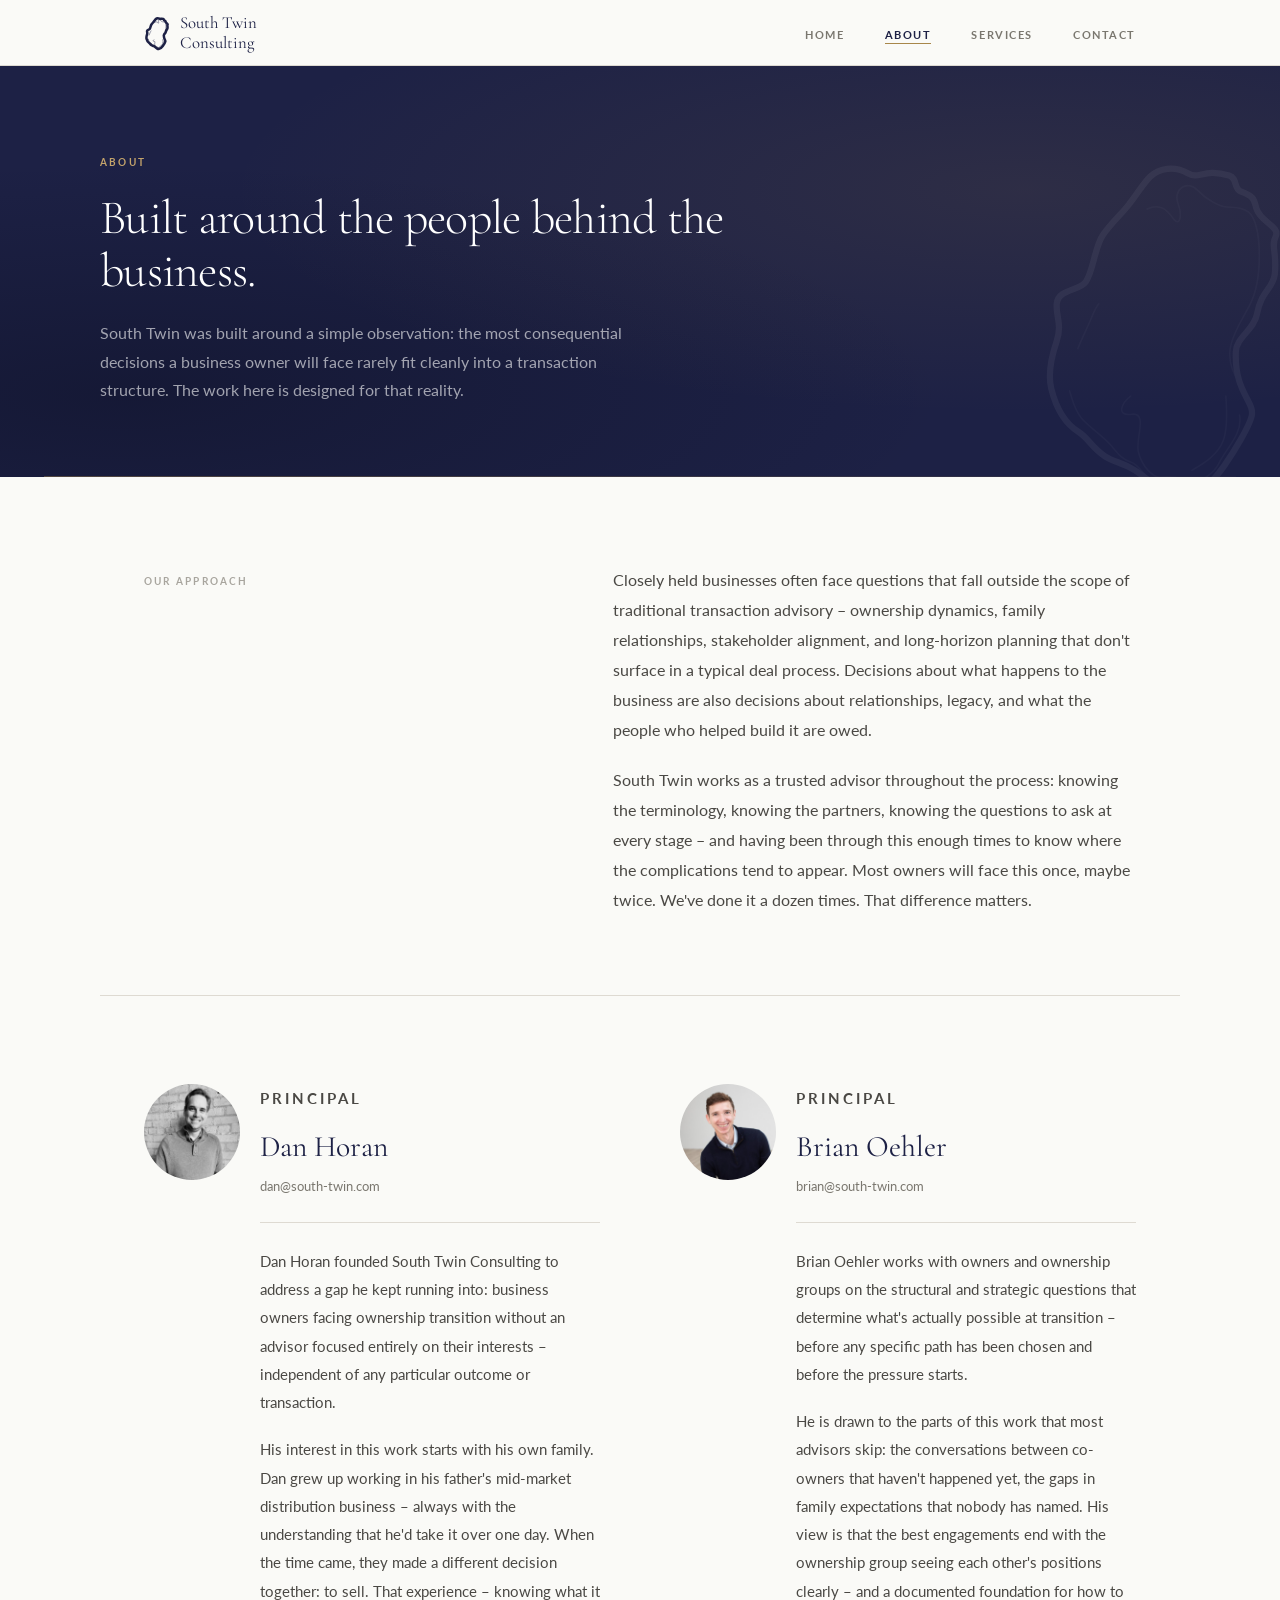
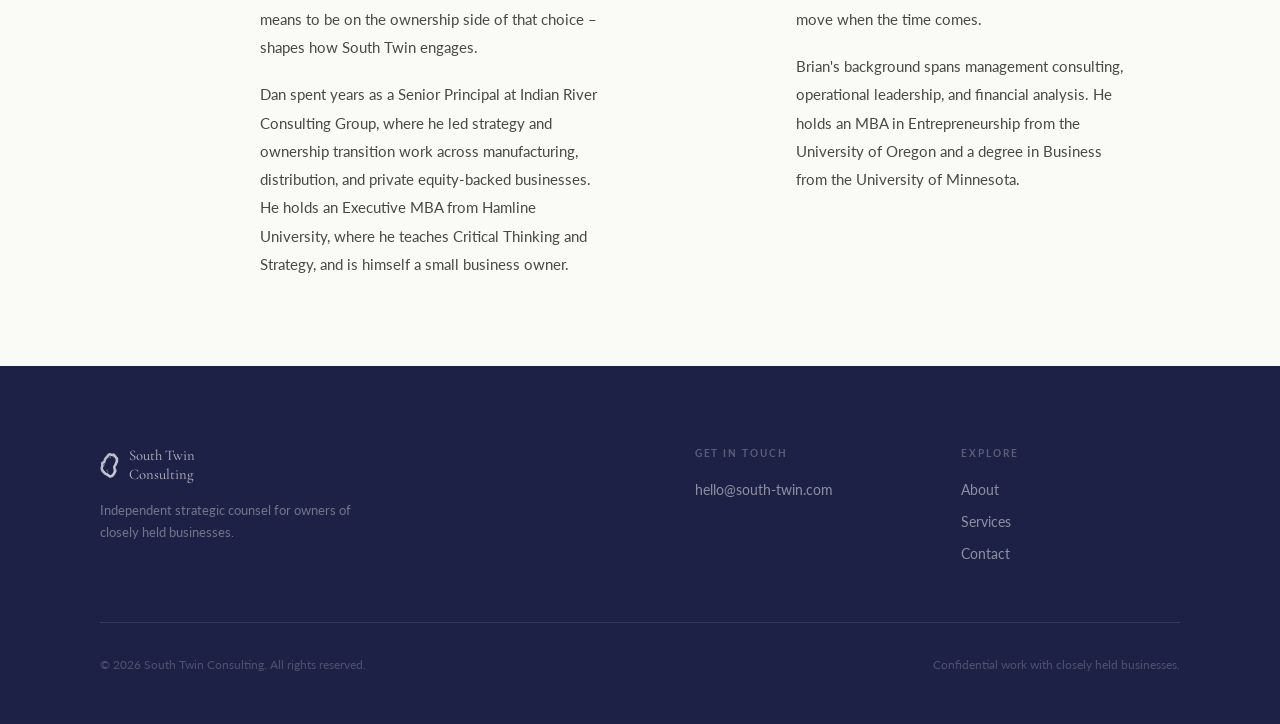
<file: about.html>
<!DOCTYPE html>
<html lang="en">
<head><meta charset="UTF-8"><meta name="viewport" content="width=device-width, initial-scale=1.0"><title>About – South Twin Consulting</title><link rel="stylesheet" href="style.css"></head>
<body>
<nav class="site-nav"><div class="nav-inner"><a href="index.html" class="nav-logo"><svg class="nav-island" viewBox="0 0 751 1024" fill="none" xmlns="http://www.w3.org/2000/svg" aria-hidden="true" >
  <path d="M164.991,393.844c20.608,-30.554 23.379,-93.349 46.106,-125.377c22.985,-32.392 47.999,-54.144 68.395,-80.191c21.225,-27.106 39.974,-58.173 57.102,-74.583c24.516,-23.487 64.835,-29.044 101.643,-8.333c30.889,17.38 39.179,-15.405 108.721,5.303c23.426,6.976 11.06,35.841 31.363,42.876c37.818,13.104 35.354,24.019 41.37,45.01c10.663,37.202 65.55,48.877 51.316,75.297c-13.126,24.365 4.278,43.537 -2.27,100.664c-4.4,38.395 -36.125,43.107 -47.135,105.039c-7.61,42.809 -55.027,62.326 -56.65,100.848c-4.517,107.219 50.973,133.581 42.427,171.226c-6.518,28.712 -47.983,96.467 -72.164,131.449c-29.635,42.873 -88.754,117.545 -169.967,66.438c-26.08,-16.413 -46.658,-42.518 -84.198,-60.901c-24.076,-11.791 -50.152,-18.956 -65.078,-29.069c-37.584,-25.465 -44.941,-49.394 -69.235,-64.164c-27.017,-16.425 -57.82,-50.937 -73.962,-115.918c-10.012,-40.306 0.172,-84.582 14.109,-125.973c16.04,-47.638 -3.313,-69.836 0.568,-101.697c4.769,-39.15 60.696,-32.972 77.539,-57.944Z" stroke="currentColor" stroke-width="2.5" stroke-linecap="round" stroke-linejoin="round" fill="none" vector-effect="non-scaling-stroke"/>
  <path d="M328.438,200.262c42.468,-20.863 60.407,14.989 71.975,28.033c17.737,20.001 20.109,-16.815 11.365,-39.397c-16.697,-43.116 24.044,-67.422 51.519,-38.639c28.871,30.245 59.981,41.088 68.187,43.185c18.533,4.735 42.402,-3.621 66.672,14.395c38.192,28.35 38.354,179.221 5.455,245.438c-29.082,58.533 -89.52,126.333 -28.942,209.365" stroke="currentColor" stroke-width="1" stroke-linecap="round" stroke-linejoin="round" fill="none" opacity="0.5" vector-effect="non-scaling-stroke"/>
  <path d="M199.64,453.277c-7.998,6.474 -16.159,29.16 -24.517,48.163c-10.205,23.205 -20.702,44.64 -31.548,70.822" stroke="currentColor" stroke-width="1" stroke-linecap="round" stroke-linejoin="round" fill="none" opacity="0.5" vector-effect="non-scaling-stroke"/>
  <path d="M121.603,685.149c8.694,27.69 12.259,48.606 30.674,71.345c18.074,22.319 58.08,48.746 78.28,72.295c16.988,19.805 30.734,40.166 53.938,45.769c22.616,5.461 38.021,41.264 66.401,63.479c37.178,29.103 143.997,-7.659 169.223,-60.448c17.407,-36.427 64.85,-79.736 54.55,-128.041" stroke="currentColor" stroke-width="1" stroke-linecap="round" stroke-linejoin="round" fill="none" opacity="0.5" vector-effect="non-scaling-stroke"/>
  <path d="M538.303,698.787c2.085,28.208 6.255,84.624 -6.819,118.583c-16.997,44.148 -63.098,66.877 -84.098,79.917" stroke="currentColor" stroke-width="1" stroke-linecap="round" stroke-linejoin="round" fill="none" opacity="0.5" vector-effect="non-scaling-stroke"/>
  <path d="M411.778,917.743c-1.627,-2.906 -29.385,-4.241 -46.53,-2.541c-21.891,2.17 -51.137,-29.499 -60.297,-67.919c-8.205,-34.414 26.292,-105.719 -17.426,-100.008c-43.939,5.741 -26.642,-30.243 -3.03,-48.488" stroke="currentColor" stroke-width="1" stroke-linecap="round" stroke-linejoin="round" fill="none" opacity="0.5" vector-effect="non-scaling-stroke"/>
</svg><div class="nav-wordmark"><span>South Twin</span><span>Consulting</span></div></a><ul class="nav-links">
      <li><a href="index.html">Home</a></li>
      <li><a href="about.html" class="active">About</a></li>
      <li><a href="services.html">Services</a></li>
      <li><a href="contact.html">Contact</a></li>
    </ul><button class="nav-toggle" aria-label="Open menu"><span></span><span></span><span></span></button></div></nav>

<header class="pg-header">
  <svg class="watermark wm-dark" style="position:absolute;right:-2%;bottom:-10%;width:clamp(160px,22vw,340px);height:auto;" viewBox="0 0 751 1024" fill="none" xmlns="http://www.w3.org/2000/svg" aria-hidden="true">
  <path d="M164.991,393.844c20.608,-30.554 23.379,-93.349 46.106,-125.377c22.985,-32.392 47.999,-54.144 68.395,-80.191c21.225,-27.106 39.974,-58.173 57.102,-74.583c24.516,-23.487 64.835,-29.044 101.643,-8.333c30.889,17.38 39.179,-15.405 108.721,5.303c23.426,6.976 11.06,35.841 31.363,42.876c37.818,13.104 35.354,24.019 41.37,45.01c10.663,37.202 65.55,48.877 51.316,75.297c-13.126,24.365 4.278,43.537 -2.27,100.664c-4.4,38.395 -36.125,43.107 -47.135,105.039c-7.61,42.809 -55.027,62.326 -56.65,100.848c-4.517,107.219 50.973,133.581 42.427,171.226c-6.518,28.712 -47.983,96.467 -72.164,131.449c-29.635,42.873 -88.754,117.545 -169.967,66.438c-26.08,-16.413 -46.658,-42.518 -84.198,-60.901c-24.076,-11.791 -50.152,-18.956 -65.078,-29.069c-37.584,-25.465 -44.941,-49.394 -69.235,-64.164c-27.017,-16.425 -57.82,-50.937 -73.962,-115.918c-10.012,-40.306 0.172,-84.582 14.109,-125.973c16.04,-47.638 -3.313,-69.836 0.568,-101.697c4.769,-39.15 60.696,-32.972 77.539,-57.944Z" stroke="currentColor" stroke-width="16.67" stroke-linecap="round" stroke-linejoin="round" fill="none"/>
  <path d="M328.438,200.262c42.468,-20.863 60.407,14.989 71.975,28.033c17.737,20.001 20.109,-16.815 11.365,-39.397c-16.697,-43.116 24.044,-67.422 51.519,-38.639c28.871,30.245 59.981,41.088 68.187,43.185c18.533,4.735 42.402,-3.621 66.672,14.395c38.192,28.35 38.354,179.221 5.455,245.438c-29.082,58.533 -89.52,126.333 -28.942,209.365" stroke="currentColor" stroke-width="4.25" stroke-linecap="round" stroke-linejoin="round" fill="none" opacity="0.5"/>
  <path d="M199.64,453.277c-7.998,6.474 -16.159,29.16 -24.517,48.163c-10.205,23.205 -20.702,44.64 -31.548,70.822" stroke="currentColor" stroke-width="4.25" stroke-linecap="round" stroke-linejoin="round" fill="none" opacity="0.5"/>
  <path d="M121.603,685.149c8.694,27.69 12.259,48.606 30.674,71.345c18.074,22.319 58.08,48.746 78.28,72.295c16.988,19.805 30.734,40.166 53.938,45.769c22.616,5.461 38.021,41.264 66.401,63.479c37.178,29.103 143.997,-7.659 169.223,-60.448c17.407,-36.427 64.85,-79.736 54.55,-128.041" stroke="currentColor" stroke-width="4.25" stroke-linecap="round" stroke-linejoin="round" fill="none" opacity="0.5"/>
  <path d="M538.303,698.787c2.085,28.208 6.255,84.624 -6.819,118.583c-16.997,44.148 -63.098,66.877 -84.098,79.917" stroke="currentColor" stroke-width="4.25" stroke-linecap="round" stroke-linejoin="round" fill="none" opacity="0.5"/>
  <path d="M411.778,917.743c-1.627,-2.906 -29.385,-4.241 -46.53,-2.541c-21.891,2.17 -51.137,-29.499 -60.297,-67.919c-8.205,-34.414 26.292,-105.719 -17.426,-100.008c-43.939,5.741 -26.642,-30.243 -3.03,-48.488" stroke="currentColor" stroke-width="4.25" stroke-linecap="round" stroke-linejoin="round" fill="none" opacity="0.5"/>
</svg>
  <div class="pg-header-inner">
    <span class="section-label">About</span>
    <h1>Built around the people behind the business.</h1>
    <p>South Twin was built around a simple observation: the most consequential decisions a business owner will face rarely fit cleanly into a transaction structure. The work here is designed for that reality.</p>
  </div>
</header>

<section class="about-body">
  <div class="about-sticky"><span class="section-label">Our approach</span></div>
  <div class="about-text">
    <p>Closely held businesses often face questions that fall outside the scope of traditional transaction advisory – ownership dynamics, family relationships, stakeholder alignment, and long-horizon planning that don't surface in a typical deal process. Decisions about what happens to the business are also decisions about relationships, legacy, and what the people who helped build it are owed.</p>
    <p>South Twin works as a trusted advisor throughout the process: knowing the terminology, knowing the partners, knowing the questions to ask at every stage – and having been through this enough times to know where the complications tend to appear. Most owners will face this once, maybe twice. We've done it a dozen times. That difference matters.</p>
  </div>
</section>

<section class="principals">
  <div class="principals-grid">

    <div class="principal">
      <img src="dan-horan.jpg" alt="Dan Horan" class="principal-headshot">
      <div class="principal-bio">
        <p class="principal-label">Principal</p>
        <h2>Dan Horan</h2>
        <a href="mailto:dan@south-twin.com" class="principal-email">dan@south-twin.com</a>
        <p>Dan Horan founded South Twin Consulting to address a gap he kept running into: business owners facing ownership transition without an advisor focused entirely on their interests – independent of any particular outcome or transaction.</p>
        <p>His interest in this work starts with his own family. Dan grew up working in his father's mid-market distribution business – always with the understanding that he'd take it over one day. When the time came, they made a different decision together: to sell. That experience – knowing what it means to be on the ownership side of that choice – shapes how South Twin engages.</p>
        <p>Dan spent years as a Senior Principal at Indian River Consulting Group, where he led strategy and ownership transition work across manufacturing, distribution, and private equity-backed businesses. He holds an Executive MBA from Hamline University, where he teaches Critical Thinking and Strategy, and is himself a small business owner.</p>
      </div>
    </div>

    <div class="principal">
      <img src="brian-oehler.jpg" alt="Brian Oehler" class="principal-headshot">
      <div class="principal-bio">
        <p class="principal-label">Principal</p>
        <h2>Brian Oehler</h2>
        <a href="mailto:brian@south-twin.com" class="principal-email">brian@south-twin.com</a>
        <p>Brian Oehler works with owners and ownership groups on the structural and strategic questions that determine what's actually possible at transition – before any specific path has been chosen and before the pressure starts.</p>
        <p>He is drawn to the parts of this work that most advisors skip: the conversations between co-owners that haven't happened yet, the gaps in family expectations that nobody has named. His view is that the best engagements end with the ownership group seeing each other's positions clearly – and a documented foundation for how to move when the time comes.</p>
        <p>Brian's background spans management consulting, operational leadership, and financial analysis. He holds an MBA in Entrepreneurship from the University of Oregon and a degree in Business from the University of Minnesota.</p>
      </div>
    </div>

  </div>
</section>
<footer class="site-footer"><div class="footer-grid"><div><div class="footer-brand"><svg class="footer-island" viewBox="0 0 751 1024" fill="none" xmlns="http://www.w3.org/2000/svg" aria-hidden="true" >
  <path d="M164.991,393.844c20.608,-30.554 23.379,-93.349 46.106,-125.377c22.985,-32.392 47.999,-54.144 68.395,-80.191c21.225,-27.106 39.974,-58.173 57.102,-74.583c24.516,-23.487 64.835,-29.044 101.643,-8.333c30.889,17.38 39.179,-15.405 108.721,5.303c23.426,6.976 11.06,35.841 31.363,42.876c37.818,13.104 35.354,24.019 41.37,45.01c10.663,37.202 65.55,48.877 51.316,75.297c-13.126,24.365 4.278,43.537 -2.27,100.664c-4.4,38.395 -36.125,43.107 -47.135,105.039c-7.61,42.809 -55.027,62.326 -56.65,100.848c-4.517,107.219 50.973,133.581 42.427,171.226c-6.518,28.712 -47.983,96.467 -72.164,131.449c-29.635,42.873 -88.754,117.545 -169.967,66.438c-26.08,-16.413 -46.658,-42.518 -84.198,-60.901c-24.076,-11.791 -50.152,-18.956 -65.078,-29.069c-37.584,-25.465 -44.941,-49.394 -69.235,-64.164c-27.017,-16.425 -57.82,-50.937 -73.962,-115.918c-10.012,-40.306 0.172,-84.582 14.109,-125.973c16.04,-47.638 -3.313,-69.836 0.568,-101.697c4.769,-39.15 60.696,-32.972 77.539,-57.944Z" stroke="currentColor" stroke-width="2.5" stroke-linecap="round" stroke-linejoin="round" fill="none" vector-effect="non-scaling-stroke"/>
  <path d="M328.438,200.262c42.468,-20.863 60.407,14.989 71.975,28.033c17.737,20.001 20.109,-16.815 11.365,-39.397c-16.697,-43.116 24.044,-67.422 51.519,-38.639c28.871,30.245 59.981,41.088 68.187,43.185c18.533,4.735 42.402,-3.621 66.672,14.395c38.192,28.35 38.354,179.221 5.455,245.438c-29.082,58.533 -89.52,126.333 -28.942,209.365" stroke="currentColor" stroke-width="1" stroke-linecap="round" stroke-linejoin="round" fill="none" opacity="0.45" vector-effect="non-scaling-stroke"/>
  <path d="M199.64,453.277c-7.998,6.474 -16.159,29.16 -24.517,48.163c-10.205,23.205 -20.702,44.64 -31.548,70.822" stroke="currentColor" stroke-width="1" stroke-linecap="round" stroke-linejoin="round" fill="none" opacity="0.45" vector-effect="non-scaling-stroke"/>
  <path d="M121.603,685.149c8.694,27.69 12.259,48.606 30.674,71.345c18.074,22.319 58.08,48.746 78.28,72.295c16.988,19.805 30.734,40.166 53.938,45.769c22.616,5.461 38.021,41.264 66.401,63.479c37.178,29.103 143.997,-7.659 169.223,-60.448c17.407,-36.427 64.85,-79.736 54.55,-128.041" stroke="currentColor" stroke-width="1" stroke-linecap="round" stroke-linejoin="round" fill="none" opacity="0.45" vector-effect="non-scaling-stroke"/>
  <path d="M538.303,698.787c2.085,28.208 6.255,84.624 -6.819,118.583c-16.997,44.148 -63.098,66.877 -84.098,79.917" stroke="currentColor" stroke-width="1" stroke-linecap="round" stroke-linejoin="round" fill="none" opacity="0.45" vector-effect="non-scaling-stroke"/>
  <path d="M411.778,917.743c-1.627,-2.906 -29.385,-4.241 -46.53,-2.541c-21.891,2.17 -51.137,-29.499 -60.297,-67.919c-8.205,-34.414 26.292,-105.719 -17.426,-100.008c-43.939,5.741 -26.642,-30.243 -3.03,-48.488" stroke="currentColor" stroke-width="1" stroke-linecap="round" stroke-linejoin="round" fill="none" opacity="0.45" vector-effect="non-scaling-stroke"/>
</svg><div class="footer-wordmark"><span>South Twin</span><span>Consulting</span></div></div><p class="footer-tagline">Independent strategic counsel for owners of closely held businesses.</p></div><div class="footer-col"><h4>Get in touch</h4><a href="mailto:hello@south-twin.com">hello@south-twin.com</a></div><div class="footer-col"><h4>Explore</h4><a href="about.html">About</a><a href="services.html">Services</a><a href="contact.html">Contact</a></div></div><div class="footer-bottom"><span>© 2026 South Twin Consulting. All rights reserved.</span><span>Confidential work with closely held businesses.</span></div></footer><script src="nav.js"></script></body></html>
</file>
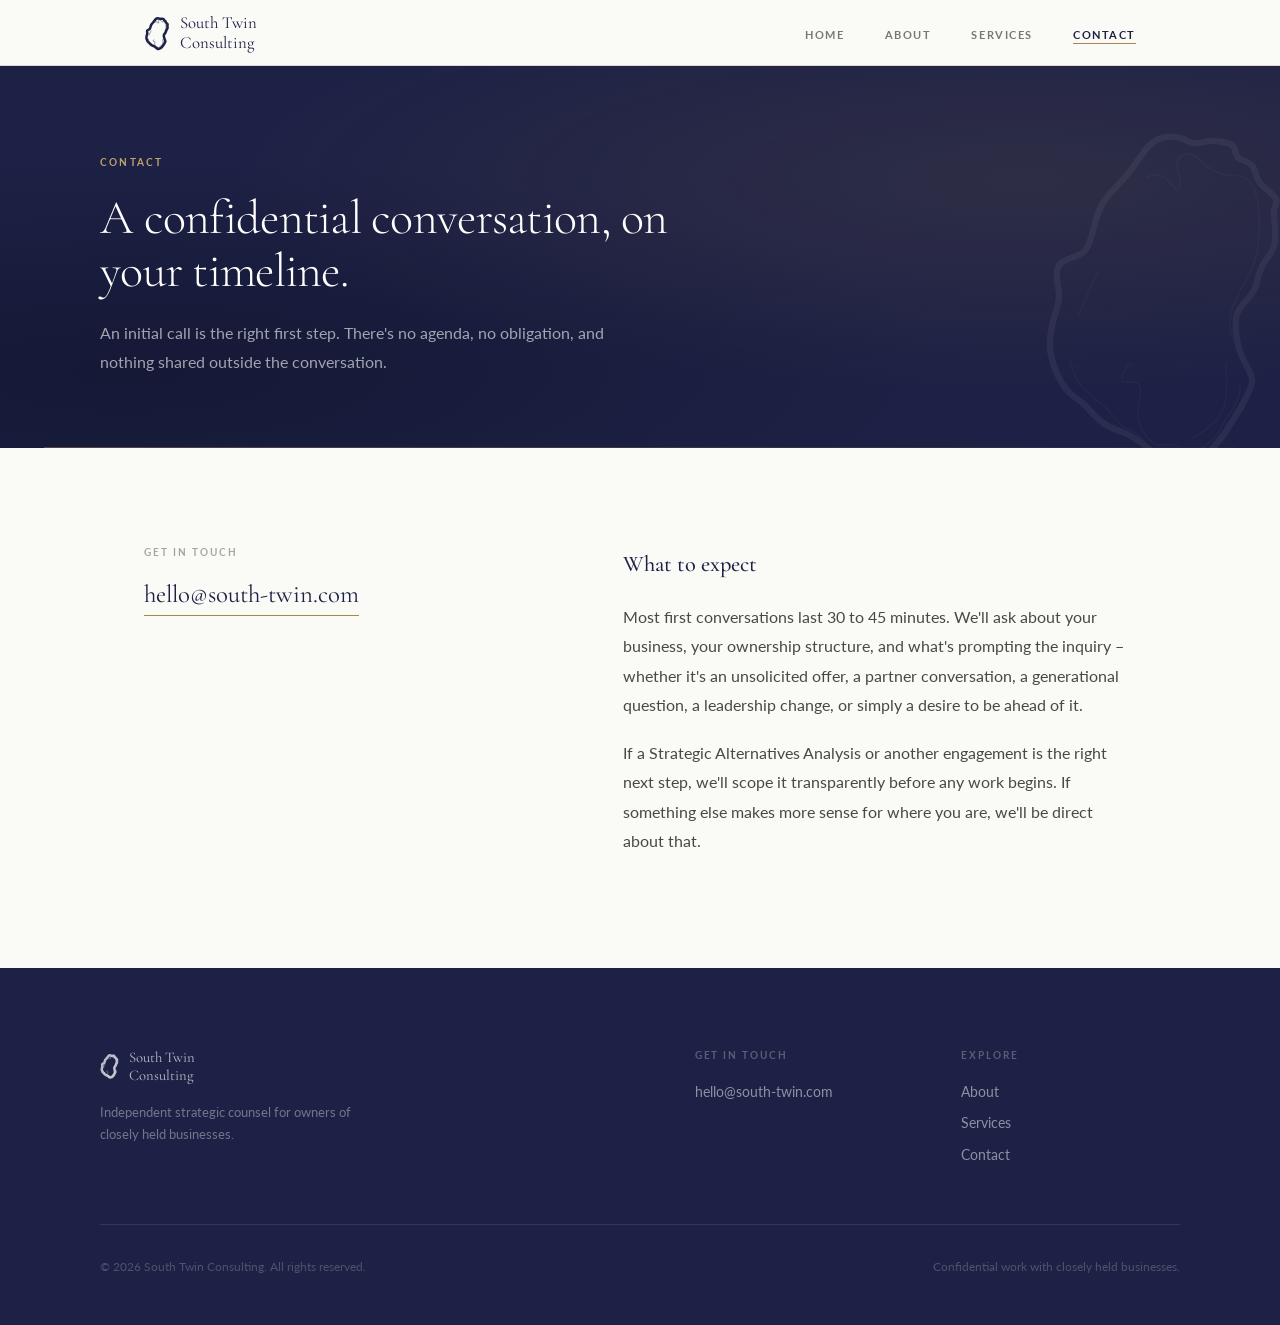
<file: contact.html>
<!DOCTYPE html>
<html lang="en">
<head><meta charset="UTF-8"><meta name="viewport" content="width=device-width, initial-scale=1.0"><title>Contact – South Twin Consulting</title><link rel="stylesheet" href="style.css"></head>
<body>
<nav class="site-nav"><div class="nav-inner"><a href="index.html" class="nav-logo"><svg class="nav-island" viewBox="0 0 751 1024" fill="none" xmlns="http://www.w3.org/2000/svg" aria-hidden="true" >
  <path d="M164.991,393.844c20.608,-30.554 23.379,-93.349 46.106,-125.377c22.985,-32.392 47.999,-54.144 68.395,-80.191c21.225,-27.106 39.974,-58.173 57.102,-74.583c24.516,-23.487 64.835,-29.044 101.643,-8.333c30.889,17.38 39.179,-15.405 108.721,5.303c23.426,6.976 11.06,35.841 31.363,42.876c37.818,13.104 35.354,24.019 41.37,45.01c10.663,37.202 65.55,48.877 51.316,75.297c-13.126,24.365 4.278,43.537 -2.27,100.664c-4.4,38.395 -36.125,43.107 -47.135,105.039c-7.61,42.809 -55.027,62.326 -56.65,100.848c-4.517,107.219 50.973,133.581 42.427,171.226c-6.518,28.712 -47.983,96.467 -72.164,131.449c-29.635,42.873 -88.754,117.545 -169.967,66.438c-26.08,-16.413 -46.658,-42.518 -84.198,-60.901c-24.076,-11.791 -50.152,-18.956 -65.078,-29.069c-37.584,-25.465 -44.941,-49.394 -69.235,-64.164c-27.017,-16.425 -57.82,-50.937 -73.962,-115.918c-10.012,-40.306 0.172,-84.582 14.109,-125.973c16.04,-47.638 -3.313,-69.836 0.568,-101.697c4.769,-39.15 60.696,-32.972 77.539,-57.944Z" stroke="currentColor" stroke-width="2.5" stroke-linecap="round" stroke-linejoin="round" fill="none" vector-effect="non-scaling-stroke"/>
  <path d="M328.438,200.262c42.468,-20.863 60.407,14.989 71.975,28.033c17.737,20.001 20.109,-16.815 11.365,-39.397c-16.697,-43.116 24.044,-67.422 51.519,-38.639c28.871,30.245 59.981,41.088 68.187,43.185c18.533,4.735 42.402,-3.621 66.672,14.395c38.192,28.35 38.354,179.221 5.455,245.438c-29.082,58.533 -89.52,126.333 -28.942,209.365" stroke="currentColor" stroke-width="1" stroke-linecap="round" stroke-linejoin="round" fill="none" opacity="0.5" vector-effect="non-scaling-stroke"/>
  <path d="M199.64,453.277c-7.998,6.474 -16.159,29.16 -24.517,48.163c-10.205,23.205 -20.702,44.64 -31.548,70.822" stroke="currentColor" stroke-width="1" stroke-linecap="round" stroke-linejoin="round" fill="none" opacity="0.5" vector-effect="non-scaling-stroke"/>
  <path d="M121.603,685.149c8.694,27.69 12.259,48.606 30.674,71.345c18.074,22.319 58.08,48.746 78.28,72.295c16.988,19.805 30.734,40.166 53.938,45.769c22.616,5.461 38.021,41.264 66.401,63.479c37.178,29.103 143.997,-7.659 169.223,-60.448c17.407,-36.427 64.85,-79.736 54.55,-128.041" stroke="currentColor" stroke-width="1" stroke-linecap="round" stroke-linejoin="round" fill="none" opacity="0.5" vector-effect="non-scaling-stroke"/>
  <path d="M538.303,698.787c2.085,28.208 6.255,84.624 -6.819,118.583c-16.997,44.148 -63.098,66.877 -84.098,79.917" stroke="currentColor" stroke-width="1" stroke-linecap="round" stroke-linejoin="round" fill="none" opacity="0.5" vector-effect="non-scaling-stroke"/>
  <path d="M411.778,917.743c-1.627,-2.906 -29.385,-4.241 -46.53,-2.541c-21.891,2.17 -51.137,-29.499 -60.297,-67.919c-8.205,-34.414 26.292,-105.719 -17.426,-100.008c-43.939,5.741 -26.642,-30.243 -3.03,-48.488" stroke="currentColor" stroke-width="1" stroke-linecap="round" stroke-linejoin="round" fill="none" opacity="0.5" vector-effect="non-scaling-stroke"/>
</svg><div class="nav-wordmark"><span>South Twin</span><span>Consulting</span></div></a><ul class="nav-links">
      <li><a href="index.html">Home</a></li>
      <li><a href="about.html">About</a></li>
      <li><a href="services.html">Services</a></li>
      <li><a href="contact.html" class="active">Contact</a></li>
    </ul><button class="nav-toggle" aria-label="Open menu"><span></span><span></span><span></span></button></div></nav>

<header class="pg-header">
  <svg class="watermark wm-dark" style="position:absolute;right:-2%;bottom:-10%;width:clamp(160px,22vw,340px);height:auto;" viewBox="0 0 751 1024" fill="none" xmlns="http://www.w3.org/2000/svg" aria-hidden="true">
  <path d="M164.991,393.844c20.608,-30.554 23.379,-93.349 46.106,-125.377c22.985,-32.392 47.999,-54.144 68.395,-80.191c21.225,-27.106 39.974,-58.173 57.102,-74.583c24.516,-23.487 64.835,-29.044 101.643,-8.333c30.889,17.38 39.179,-15.405 108.721,5.303c23.426,6.976 11.06,35.841 31.363,42.876c37.818,13.104 35.354,24.019 41.37,45.01c10.663,37.202 65.55,48.877 51.316,75.297c-13.126,24.365 4.278,43.537 -2.27,100.664c-4.4,38.395 -36.125,43.107 -47.135,105.039c-7.61,42.809 -55.027,62.326 -56.65,100.848c-4.517,107.219 50.973,133.581 42.427,171.226c-6.518,28.712 -47.983,96.467 -72.164,131.449c-29.635,42.873 -88.754,117.545 -169.967,66.438c-26.08,-16.413 -46.658,-42.518 -84.198,-60.901c-24.076,-11.791 -50.152,-18.956 -65.078,-29.069c-37.584,-25.465 -44.941,-49.394 -69.235,-64.164c-27.017,-16.425 -57.82,-50.937 -73.962,-115.918c-10.012,-40.306 0.172,-84.582 14.109,-125.973c16.04,-47.638 -3.313,-69.836 0.568,-101.697c4.769,-39.15 60.696,-32.972 77.539,-57.944Z" stroke="currentColor" stroke-width="16.67" stroke-linecap="round" stroke-linejoin="round" fill="none"/>
  <path d="M328.438,200.262c42.468,-20.863 60.407,14.989 71.975,28.033c17.737,20.001 20.109,-16.815 11.365,-39.397c-16.697,-43.116 24.044,-67.422 51.519,-38.639c28.871,30.245 59.981,41.088 68.187,43.185c18.533,4.735 42.402,-3.621 66.672,14.395c38.192,28.35 38.354,179.221 5.455,245.438c-29.082,58.533 -89.52,126.333 -28.942,209.365" stroke="currentColor" stroke-width="4.25" stroke-linecap="round" stroke-linejoin="round" fill="none" opacity="0.5"/>
  <path d="M199.64,453.277c-7.998,6.474 -16.159,29.16 -24.517,48.163c-10.205,23.205 -20.702,44.64 -31.548,70.822" stroke="currentColor" stroke-width="4.25" stroke-linecap="round" stroke-linejoin="round" fill="none" opacity="0.5"/>
  <path d="M121.603,685.149c8.694,27.69 12.259,48.606 30.674,71.345c18.074,22.319 58.08,48.746 78.28,72.295c16.988,19.805 30.734,40.166 53.938,45.769c22.616,5.461 38.021,41.264 66.401,63.479c37.178,29.103 143.997,-7.659 169.223,-60.448c17.407,-36.427 64.85,-79.736 54.55,-128.041" stroke="currentColor" stroke-width="4.25" stroke-linecap="round" stroke-linejoin="round" fill="none" opacity="0.5"/>
  <path d="M538.303,698.787c2.085,28.208 6.255,84.624 -6.819,118.583c-16.997,44.148 -63.098,66.877 -84.098,79.917" stroke="currentColor" stroke-width="4.25" stroke-linecap="round" stroke-linejoin="round" fill="none" opacity="0.5"/>
  <path d="M411.778,917.743c-1.627,-2.906 -29.385,-4.241 -46.53,-2.541c-21.891,2.17 -51.137,-29.499 -60.297,-67.919c-8.205,-34.414 26.292,-105.719 -17.426,-100.008c-43.939,5.741 -26.642,-30.243 -3.03,-48.488" stroke="currentColor" stroke-width="4.25" stroke-linecap="round" stroke-linejoin="round" fill="none" opacity="0.5"/>
</svg>
  <div class="pg-header-inner">
    <span class="section-label">Contact</span>
    <h1>A confidential conversation, on your timeline.</h1>
    <p>An initial call is the right first step. There's no agenda, no obligation, and nothing shared outside the conversation.</p>
  </div>
</header>

<section class="contact-body">
  <div class="contact-left">
    <p class="contact-email-lbl">Get in touch</p>
    <a href="mailto:hello@south-twin.com" class="contact-email">hello@south-twin.com</a>
  </div>
  <div class="contact-right">
    <h3>What to expect</h3>
    <p>Most first conversations last 30 to 45 minutes. We'll ask about your business, your ownership structure, and what's prompting the inquiry – whether it's an unsolicited offer, a partner conversation, a generational question, a leadership change, or simply a desire to be ahead of it.</p>
    <p>If a Strategic Alternatives Analysis or another engagement is the right next step, we'll scope it transparently before any work begins. If something else makes more sense for where you are, we'll be direct about that.</p>
  </div>
</section>
<footer class="site-footer"><div class="footer-grid"><div><div class="footer-brand"><svg class="footer-island" viewBox="0 0 751 1024" fill="none" xmlns="http://www.w3.org/2000/svg" aria-hidden="true" >
  <path d="M164.991,393.844c20.608,-30.554 23.379,-93.349 46.106,-125.377c22.985,-32.392 47.999,-54.144 68.395,-80.191c21.225,-27.106 39.974,-58.173 57.102,-74.583c24.516,-23.487 64.835,-29.044 101.643,-8.333c30.889,17.38 39.179,-15.405 108.721,5.303c23.426,6.976 11.06,35.841 31.363,42.876c37.818,13.104 35.354,24.019 41.37,45.01c10.663,37.202 65.55,48.877 51.316,75.297c-13.126,24.365 4.278,43.537 -2.27,100.664c-4.4,38.395 -36.125,43.107 -47.135,105.039c-7.61,42.809 -55.027,62.326 -56.65,100.848c-4.517,107.219 50.973,133.581 42.427,171.226c-6.518,28.712 -47.983,96.467 -72.164,131.449c-29.635,42.873 -88.754,117.545 -169.967,66.438c-26.08,-16.413 -46.658,-42.518 -84.198,-60.901c-24.076,-11.791 -50.152,-18.956 -65.078,-29.069c-37.584,-25.465 -44.941,-49.394 -69.235,-64.164c-27.017,-16.425 -57.82,-50.937 -73.962,-115.918c-10.012,-40.306 0.172,-84.582 14.109,-125.973c16.04,-47.638 -3.313,-69.836 0.568,-101.697c4.769,-39.15 60.696,-32.972 77.539,-57.944Z" stroke="currentColor" stroke-width="2.5" stroke-linecap="round" stroke-linejoin="round" fill="none" vector-effect="non-scaling-stroke"/>
  <path d="M328.438,200.262c42.468,-20.863 60.407,14.989 71.975,28.033c17.737,20.001 20.109,-16.815 11.365,-39.397c-16.697,-43.116 24.044,-67.422 51.519,-38.639c28.871,30.245 59.981,41.088 68.187,43.185c18.533,4.735 42.402,-3.621 66.672,14.395c38.192,28.35 38.354,179.221 5.455,245.438c-29.082,58.533 -89.52,126.333 -28.942,209.365" stroke="currentColor" stroke-width="1" stroke-linecap="round" stroke-linejoin="round" fill="none" opacity="0.45" vector-effect="non-scaling-stroke"/>
  <path d="M199.64,453.277c-7.998,6.474 -16.159,29.16 -24.517,48.163c-10.205,23.205 -20.702,44.64 -31.548,70.822" stroke="currentColor" stroke-width="1" stroke-linecap="round" stroke-linejoin="round" fill="none" opacity="0.45" vector-effect="non-scaling-stroke"/>
  <path d="M121.603,685.149c8.694,27.69 12.259,48.606 30.674,71.345c18.074,22.319 58.08,48.746 78.28,72.295c16.988,19.805 30.734,40.166 53.938,45.769c22.616,5.461 38.021,41.264 66.401,63.479c37.178,29.103 143.997,-7.659 169.223,-60.448c17.407,-36.427 64.85,-79.736 54.55,-128.041" stroke="currentColor" stroke-width="1" stroke-linecap="round" stroke-linejoin="round" fill="none" opacity="0.45" vector-effect="non-scaling-stroke"/>
  <path d="M538.303,698.787c2.085,28.208 6.255,84.624 -6.819,118.583c-16.997,44.148 -63.098,66.877 -84.098,79.917" stroke="currentColor" stroke-width="1" stroke-linecap="round" stroke-linejoin="round" fill="none" opacity="0.45" vector-effect="non-scaling-stroke"/>
  <path d="M411.778,917.743c-1.627,-2.906 -29.385,-4.241 -46.53,-2.541c-21.891,2.17 -51.137,-29.499 -60.297,-67.919c-8.205,-34.414 26.292,-105.719 -17.426,-100.008c-43.939,5.741 -26.642,-30.243 -3.03,-48.488" stroke="currentColor" stroke-width="1" stroke-linecap="round" stroke-linejoin="round" fill="none" opacity="0.45" vector-effect="non-scaling-stroke"/>
</svg><div class="footer-wordmark"><span>South Twin</span><span>Consulting</span></div></div><p class="footer-tagline">Independent strategic counsel for owners of closely held businesses.</p></div><div class="footer-col"><h4>Get in touch</h4><a href="mailto:hello@south-twin.com">hello@south-twin.com</a></div><div class="footer-col"><h4>Explore</h4><a href="about.html">About</a><a href="services.html">Services</a><a href="contact.html">Contact</a></div></div><div class="footer-bottom"><span>© 2026 South Twin Consulting. All rights reserved.</span><span>Confidential work with closely held businesses.</span></div></footer><script src="nav.js"></script></body></html>
</file>
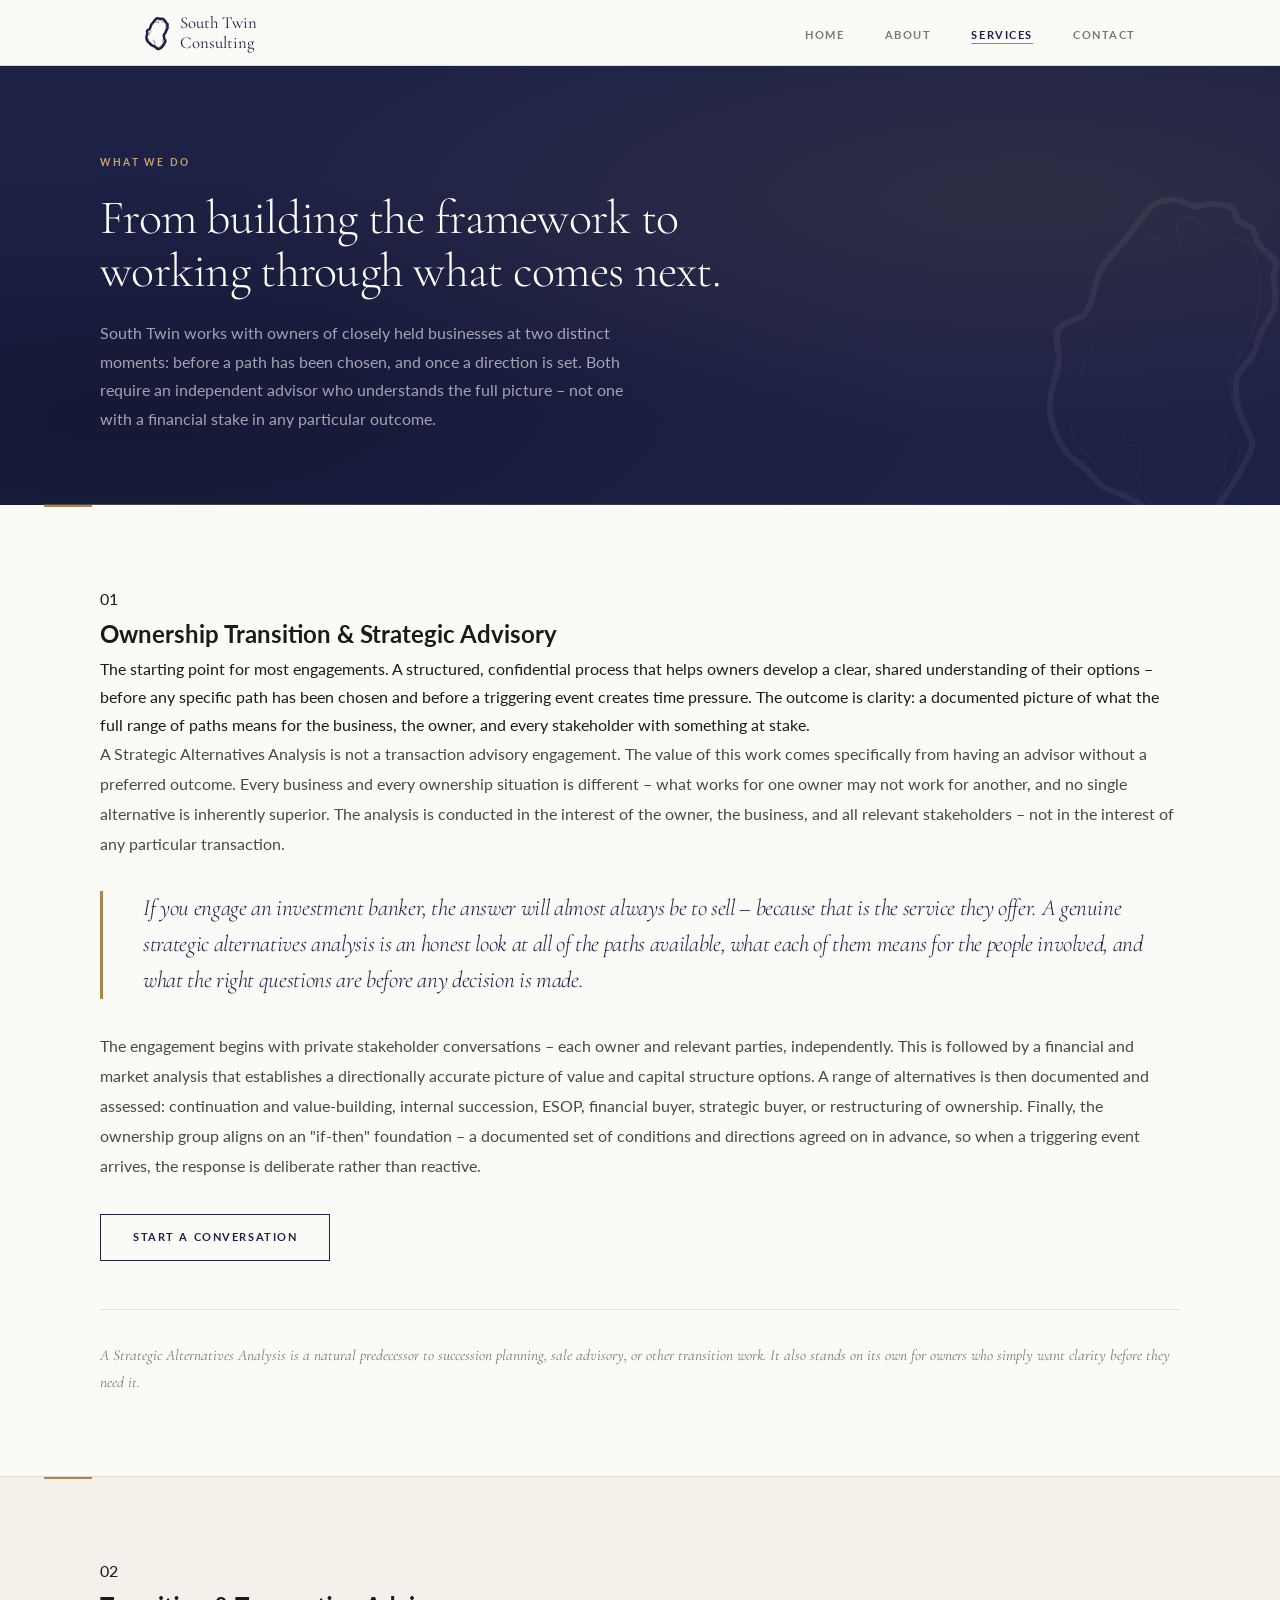
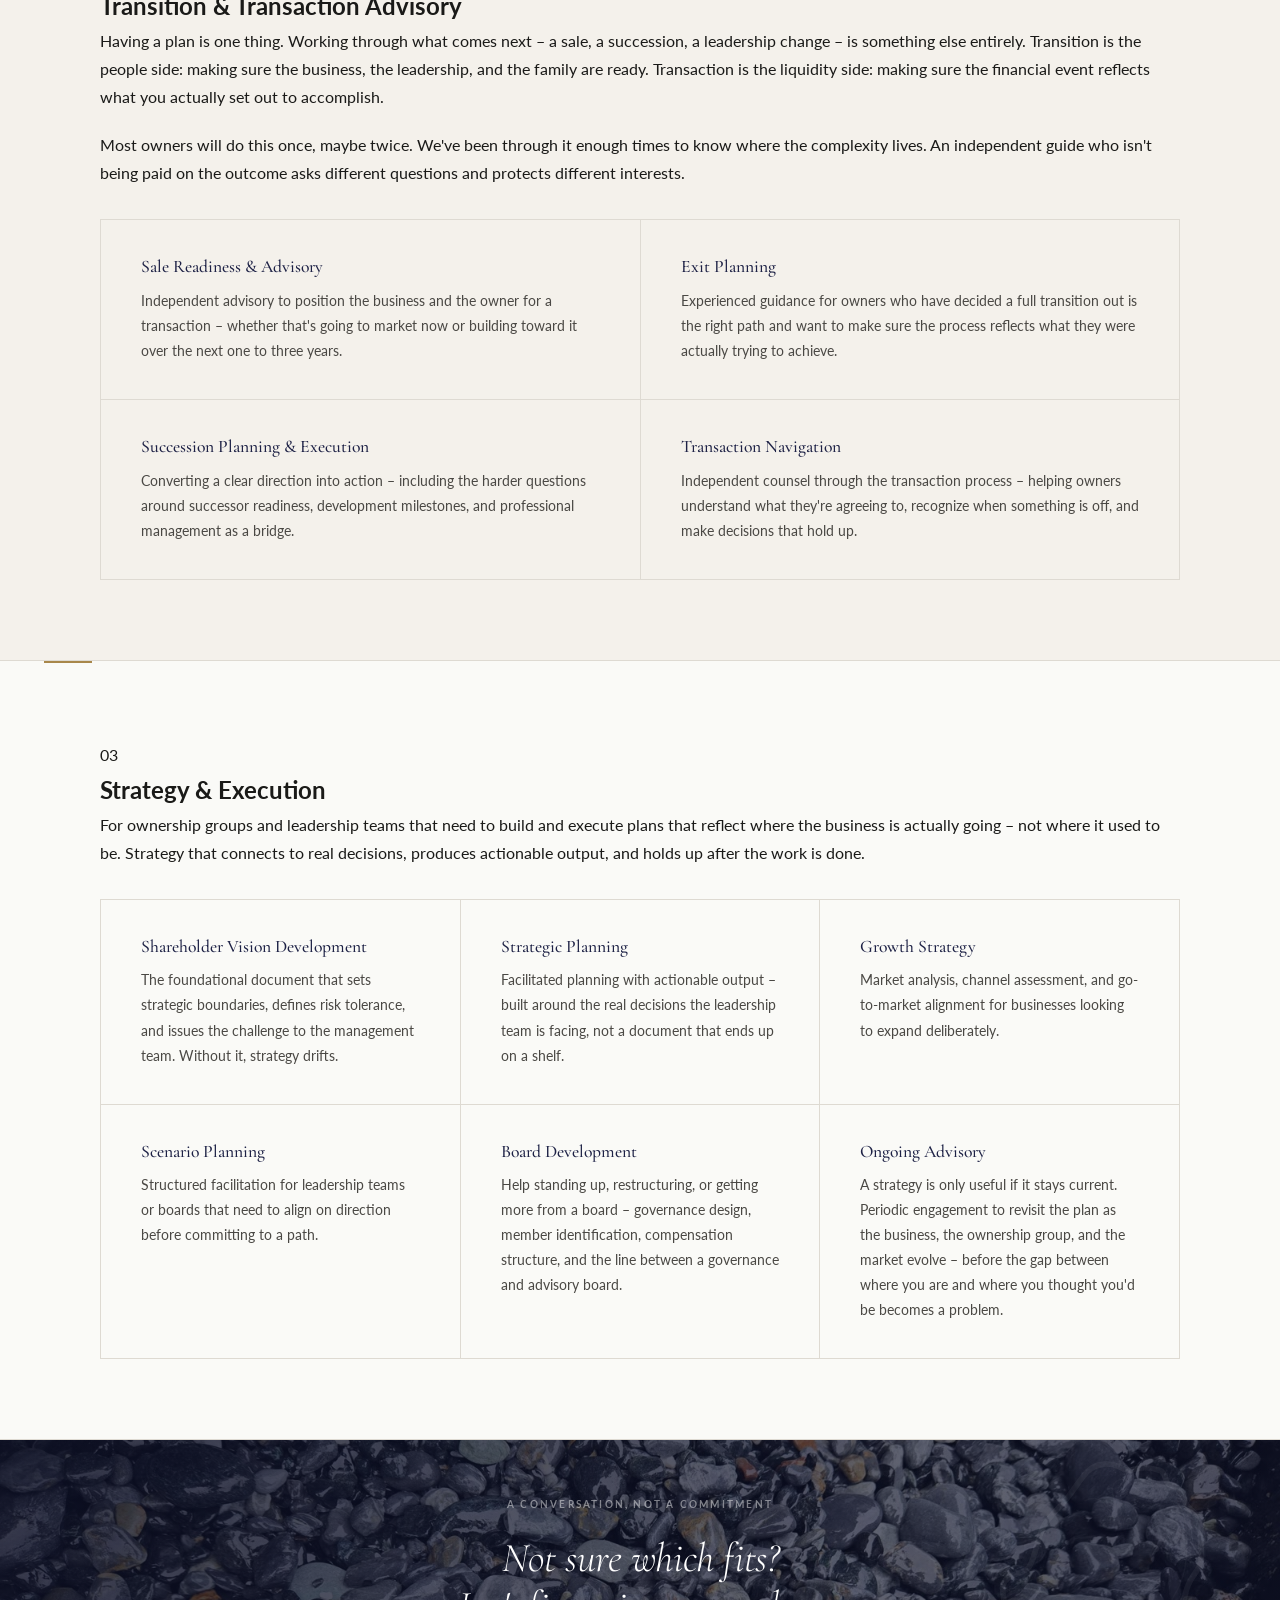
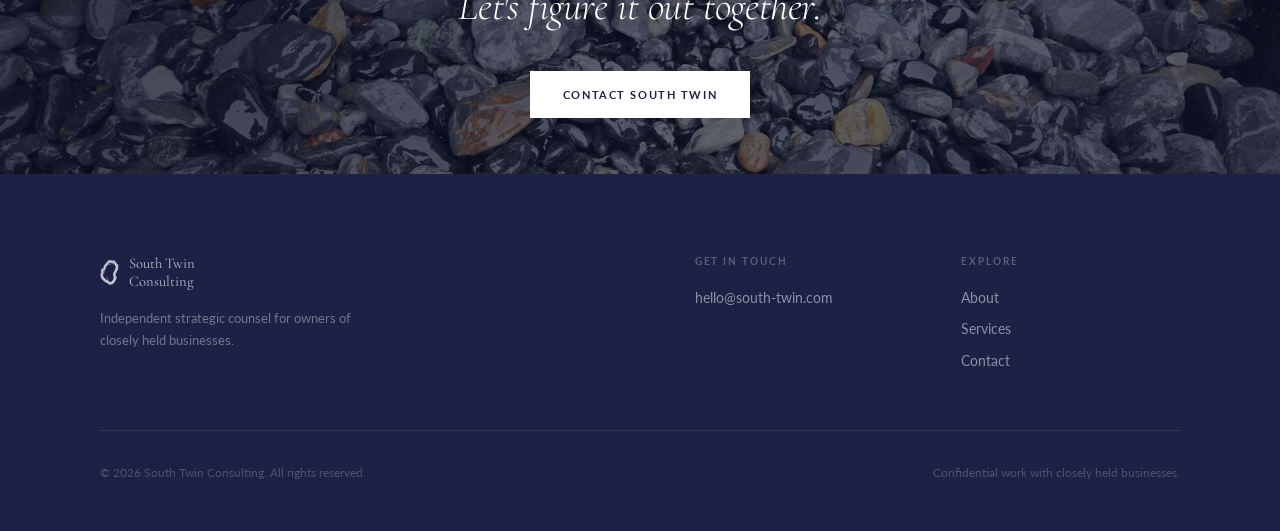
<file: services.html>
<!DOCTYPE html>
<html lang="en">
<head>
  <meta charset="UTF-8">
  <meta name="viewport" content="width=device-width, initial-scale=1.0">
  <title>Services – South Twin Consulting</title>
  <link rel="stylesheet" href="style.css">
</head>
<body>
<nav class="site-nav"><div class="nav-inner"><a href="index.html" class="nav-logo"><svg class="nav-island" viewBox="0 0 751 1024" fill="none" xmlns="http://www.w3.org/2000/svg" aria-hidden="true" >
  <path d="M164.991,393.844c20.608,-30.554 23.379,-93.349 46.106,-125.377c22.985,-32.392 47.999,-54.144 68.395,-80.191c21.225,-27.106 39.974,-58.173 57.102,-74.583c24.516,-23.487 64.835,-29.044 101.643,-8.333c30.889,17.38 39.179,-15.405 108.721,5.303c23.426,6.976 11.06,35.841 31.363,42.876c37.818,13.104 35.354,24.019 41.37,45.01c10.663,37.202 65.55,48.877 51.316,75.297c-13.126,24.365 4.278,43.537 -2.27,100.664c-4.4,38.395 -36.125,43.107 -47.135,105.039c-7.61,42.809 -55.027,62.326 -56.65,100.848c-4.517,107.219 50.973,133.581 42.427,171.226c-6.518,28.712 -47.983,96.467 -72.164,131.449c-29.635,42.873 -88.754,117.545 -169.967,66.438c-26.08,-16.413 -46.658,-42.518 -84.198,-60.901c-24.076,-11.791 -50.152,-18.956 -65.078,-29.069c-37.584,-25.465 -44.941,-49.394 -69.235,-64.164c-27.017,-16.425 -57.82,-50.937 -73.962,-115.918c-10.012,-40.306 0.172,-84.582 14.109,-125.973c16.04,-47.638 -3.313,-69.836 0.568,-101.697c4.769,-39.15 60.696,-32.972 77.539,-57.944Z" stroke="currentColor" stroke-width="2.5" stroke-linecap="round" stroke-linejoin="round" fill="none" vector-effect="non-scaling-stroke"/>
  <path d="M328.438,200.262c42.468,-20.863 60.407,14.989 71.975,28.033c17.737,20.001 20.109,-16.815 11.365,-39.397c-16.697,-43.116 24.044,-67.422 51.519,-38.639c28.871,30.245 59.981,41.088 68.187,43.185c18.533,4.735 42.402,-3.621 66.672,14.395c38.192,28.35 38.354,179.221 5.455,245.438c-29.082,58.533 -89.52,126.333 -28.942,209.365" stroke="currentColor" stroke-width="1" stroke-linecap="round" stroke-linejoin="round" fill="none" opacity="0.5" vector-effect="non-scaling-stroke"/>
  <path d="M199.64,453.277c-7.998,6.474 -16.159,29.16 -24.517,48.163c-10.205,23.205 -20.702,44.64 -31.548,70.822" stroke="currentColor" stroke-width="1" stroke-linecap="round" stroke-linejoin="round" fill="none" opacity="0.5" vector-effect="non-scaling-stroke"/>
  <path d="M121.603,685.149c8.694,27.69 12.259,48.606 30.674,71.345c18.074,22.319 58.08,48.746 78.28,72.295c16.988,19.805 30.734,40.166 53.938,45.769c22.616,5.461 38.021,41.264 66.401,63.479c37.178,29.103 143.997,-7.659 169.223,-60.448c17.407,-36.427 64.85,-79.736 54.55,-128.041" stroke="currentColor" stroke-width="1" stroke-linecap="round" stroke-linejoin="round" fill="none" opacity="0.5" vector-effect="non-scaling-stroke"/>
  <path d="M538.303,698.787c2.085,28.208 6.255,84.624 -6.819,118.583c-16.997,44.148 -63.098,66.877 -84.098,79.917" stroke="currentColor" stroke-width="1" stroke-linecap="round" stroke-linejoin="round" fill="none" opacity="0.5" vector-effect="non-scaling-stroke"/>
  <path d="M411.778,917.743c-1.627,-2.906 -29.385,-4.241 -46.53,-2.541c-21.891,2.17 -51.137,-29.499 -60.297,-67.919c-8.205,-34.414 26.292,-105.719 -17.426,-100.008c-43.939,5.741 -26.642,-30.243 -3.03,-48.488" stroke="currentColor" stroke-width="1" stroke-linecap="round" stroke-linejoin="round" fill="none" opacity="0.5" vector-effect="non-scaling-stroke"/>
</svg><div class="nav-wordmark"><span>South Twin</span><span>Consulting</span></div></a><ul class="nav-links">
      <li><a href="index.html">Home</a></li>
      <li><a href="about.html">About</a></li>
      <li><a href="services.html" class="active">Services</a></li>
      <li><a href="contact.html">Contact</a></li>
    </ul><button class="nav-toggle" aria-label="Open menu"><span></span><span></span><span></span></button></div></nav>

<header class="pg-header">
  <svg class="watermark wm-dark" style="position:absolute;right:-2%;bottom:-10%;width:clamp(160px,22vw,340px);height:auto;" viewBox="0 0 751 1024" fill="none" xmlns="http://www.w3.org/2000/svg" aria-hidden="true">
  <path d="M164.991,393.844c20.608,-30.554 23.379,-93.349 46.106,-125.377c22.985,-32.392 47.999,-54.144 68.395,-80.191c21.225,-27.106 39.974,-58.173 57.102,-74.583c24.516,-23.487 64.835,-29.044 101.643,-8.333c30.889,17.38 39.179,-15.405 108.721,5.303c23.426,6.976 11.06,35.841 31.363,42.876c37.818,13.104 35.354,24.019 41.37,45.01c10.663,37.202 65.55,48.877 51.316,75.297c-13.126,24.365 4.278,43.537 -2.27,100.664c-4.4,38.395 -36.125,43.107 -47.135,105.039c-7.61,42.809 -55.027,62.326 -56.65,100.848c-4.517,107.219 50.973,133.581 42.427,171.226c-6.518,28.712 -47.983,96.467 -72.164,131.449c-29.635,42.873 -88.754,117.545 -169.967,66.438c-26.08,-16.413 -46.658,-42.518 -84.198,-60.901c-24.076,-11.791 -50.152,-18.956 -65.078,-29.069c-37.584,-25.465 -44.941,-49.394 -69.235,-64.164c-27.017,-16.425 -57.82,-50.937 -73.962,-115.918c-10.012,-40.306 0.172,-84.582 14.109,-125.973c16.04,-47.638 -3.313,-69.836 0.568,-101.697c4.769,-39.15 60.696,-32.972 77.539,-57.944Z" stroke="currentColor" stroke-width="16.67" stroke-linecap="round" stroke-linejoin="round" fill="none"/>
  <path d="M328.438,200.262c42.468,-20.863 60.407,14.989 71.975,28.033c17.737,20.001 20.109,-16.815 11.365,-39.397c-16.697,-43.116 24.044,-67.422 51.519,-38.639c28.871,30.245 59.981,41.088 68.187,43.185c18.533,4.735 42.402,-3.621 66.672,14.395c38.192,28.35 38.354,179.221 5.455,245.438c-29.082,58.533 -89.52,126.333 -28.942,209.365" stroke="currentColor" stroke-width="4.25" stroke-linecap="round" stroke-linejoin="round" fill="none" opacity="0.5"/>
  <path d="M199.64,453.277c-7.998,6.474 -16.159,29.16 -24.517,48.163c-10.205,23.205 -20.702,44.64 -31.548,70.822" stroke="currentColor" stroke-width="4.25" stroke-linecap="round" stroke-linejoin="round" fill="none" opacity="0.5"/>
  <path d="M121.603,685.149c8.694,27.69 12.259,48.606 30.674,71.345c18.074,22.319 58.08,48.746 78.28,72.295c16.988,19.805 30.734,40.166 53.938,45.769c22.616,5.461 38.021,41.264 66.401,63.479c37.178,29.103 143.997,-7.659 169.223,-60.448c17.407,-36.427 64.85,-79.736 54.55,-128.041" stroke="currentColor" stroke-width="4.25" stroke-linecap="round" stroke-linejoin="round" fill="none" opacity="0.5"/>
  <path d="M538.303,698.787c2.085,28.208 6.255,84.624 -6.819,118.583c-16.997,44.148 -63.098,66.877 -84.098,79.917" stroke="currentColor" stroke-width="4.25" stroke-linecap="round" stroke-linejoin="round" fill="none" opacity="0.5"/>
  <path d="M411.778,917.743c-1.627,-2.906 -29.385,-4.241 -46.53,-2.541c-21.891,2.17 -51.137,-29.499 -60.297,-67.919c-8.205,-34.414 26.292,-105.719 -17.426,-100.008c-43.939,5.741 -26.642,-30.243 -3.03,-48.488" stroke="currentColor" stroke-width="4.25" stroke-linecap="round" stroke-linejoin="round" fill="none" opacity="0.5"/>
</svg>
  <div class="pg-header-inner">
    <span class="section-label">What We Do</span>
    <h1>From building the framework to working through what comes next.</h1>
    <p>South Twin works with owners of closely held businesses at two distinct moments: before a path has been chosen, and once a direction is set. Both require an independent advisor who understands the full picture – not one with a financial stake in any particular outcome.</p>
  </div>
</header>

<section class="svc-list">

<!-- ══════════════════════════════════════════════
     01  OWNERSHIP TRANSITION & STRATEGIC ADVISORY
     ══════════════════════════════════════════════ -->
<div class="svc-block">
  <div class="svc-block-inner">

    <div class="svc-intro-row">
      <div class="svc-num-large">01</div>
      <div class="svc-intro-text">
        <h2>Ownership Transition &amp; Strategic Advisory</h2>
        <p>The starting point for most engagements. A structured, confidential process that helps owners develop a clear, shared understanding of their options – before any specific path has been chosen and before a triggering event creates time pressure. The outcome is clarity: a documented picture of what the full range of paths means for the business, the owner, and every stakeholder with something at stake.</p>
      </div>
    </div>

    <div class="svc-body">
      <p>A Strategic Alternatives Analysis is not a transaction advisory engagement. The value of this work comes specifically from having an advisor without a preferred outcome. Every business and every ownership situation is different – what works for one owner may not work for another, and no single alternative is inherently superior. The analysis is conducted in the interest of the owner, the business, and all relevant stakeholders – not in the interest of any particular transaction.</p>

      <div class="svc-pullquote" style="margin-top:2rem;margin-bottom:2rem;">
        <p>If you engage an investment banker, the answer will almost always be to sell – because that is the service they offer. A genuine strategic alternatives analysis is an honest look at all of the paths available, what each of them means for the people involved, and what the right questions are before any decision is made.</p>
      </div>

      <p>The engagement begins with private stakeholder conversations – each owner and relevant parties, independently. This is followed by a financial and market analysis that establishes a directionally accurate picture of value and capital structure options. A range of alternatives is then documented and assessed: continuation and value-building, internal succession, ESOP, financial buyer, strategic buyer, or restructuring of ownership. Finally, the ownership group aligns on an "if-then" foundation – a documented set of conditions and directions agreed on in advance, so when a triggering event arrives, the response is deliberate rather than reactive.</p>

      <div class="svc-inline-cta">
        <a href="contact.html" class="btn btn-outline">Start a conversation</a>
      </div>
    </div>

    <div class="svc-footer">
      <p class="svc-predecessor">A Strategic Alternatives Analysis is a natural predecessor to succession planning, sale advisory, or other transition work. It also stands on its own for owners who simply want clarity before they need it.</p>
    </div>

  </div>
</div>

<!-- ══════════════════════════════════════════════
     02  TRANSITION & TRANSACTION ADVISORY
     ══════════════════════════════════════════════ -->
<div class="svc-block">
  <div class="svc-block-inner">

    <div class="svc-intro-row">
      <div class="svc-num-large">02</div>
      <div class="svc-intro-text">
        <h2>Transition &amp; Transaction Advisory</h2>
        <p>Having a plan is one thing. Working through what comes next – a sale, a succession, a leadership change – is something else entirely. Transition is the people side: making sure the business, the leadership, and the family are ready. Transaction is the liquidity side: making sure the financial event reflects what you actually set out to accomplish.</p>
        <p>Most owners will do this once, maybe twice. We've been through it enough times to know where the complexity lives. An independent guide who isn't being paid on the outcome asks different questions and protects different interests.</p>
      </div>
    </div>

    <div class="svc-sub-grid">
      <div class="svc-sub-card">
        <h4>Sale Readiness &amp; Advisory</h4>
        <p>Independent advisory to position the business and the owner for a transaction – whether that's going to market now or building toward it over the next one to three years.</p>
      </div>
      <div class="svc-sub-card">
        <h4>Exit Planning</h4>
        <p>Experienced guidance for owners who have decided a full transition out is the right path and want to make sure the process reflects what they were actually trying to achieve.</p>
      </div>
      <div class="svc-sub-card">
        <h4>Succession Planning &amp; Execution</h4>
        <p>Converting a clear direction into action – including the harder questions around successor readiness, development milestones, and professional management as a bridge.</p>
      </div>
      <div class="svc-sub-card">
        <h4>Transaction Navigation</h4>
        <p>Independent counsel through the transaction process – helping owners understand what they're agreeing to, recognize when something is off, and make decisions that hold up.</p>
      </div>
    </div>

  </div>
</div>

<!-- ══════════════════════════════════════════════
     03  STRATEGY & EXECUTION
     ══════════════════════════════════════════════ -->
<div class="svc-block">
  <div class="svc-block-inner">

    <div class="svc-intro-row">
      <div class="svc-num-large">03</div>
      <div class="svc-intro-text">
        <h2>Strategy &amp; Execution</h2>
        <p>For ownership groups and leadership teams that need to build and execute plans that reflect where the business is actually going – not where it used to be. Strategy that connects to real decisions, produces actionable output, and holds up after the work is done.</p>
      </div>
    </div>

    <!-- 3-column grid, 6 equal cells (5 services, last cell intentionally empty) -->
    <div class="svc-sub-grid cols-3">
      <div class="svc-sub-card">
        <h4>Shareholder Vision Development</h4>
        <p>The foundational document that sets strategic boundaries, defines risk tolerance, and issues the challenge to the management team. Without it, strategy drifts.</p>
      </div>
      <div class="svc-sub-card">
        <h4>Strategic Planning</h4>
        <p>Facilitated planning with actionable output – built around the real decisions the leadership team is facing, not a document that ends up on a shelf.</p>
      </div>
      <div class="svc-sub-card">
        <h4>Growth Strategy</h4>
        <p>Market analysis, channel assessment, and go-to-market alignment for businesses looking to expand deliberately.</p>
      </div>
      <div class="svc-sub-card">
        <h4>Scenario Planning</h4>
        <p>Structured facilitation for leadership teams or boards that need to align on direction before committing to a path.</p>
      </div>
      <div class="svc-sub-card">
        <h4>Board Development</h4>
        <p>Help standing up, restructuring, or getting more from a board – governance design, member identification, compensation structure, and the line between a governance and advisory board.</p>
      </div>
      <div class="svc-sub-card">
        <h4>Ongoing Advisory</h4>
        <p>A strategy is only useful if it stays current. Periodic engagement to revisit the plan as the business, the ownership group, and the market evolve – before the gap between where you are and where you thought you'd be becomes a problem.</p>
      </div>
    </div>

  </div>
</div>

</section>

<section class="cta-band">
  <svg class="watermark wm-dark" style="position:absolute;right:4%;top:50%;transform:translateY(-50%);width:clamp(160px,20vw,300px);height:auto;z-index:2;" viewBox="0 0 751 1024" fill="none" xmlns="http://www.w3.org/2000/svg" aria-hidden="true">
  <path d="M164.991,393.844c20.608,-30.554 23.379,-93.349 46.106,-125.377c22.985,-32.392 47.999,-54.144 68.395,-80.191c21.225,-27.106 39.974,-58.173 57.102,-74.583c24.516,-23.487 64.835,-29.044 101.643,-8.333c30.889,17.38 39.179,-15.405 108.721,5.303c23.426,6.976 11.06,35.841 31.363,42.876c37.818,13.104 35.354,24.019 41.37,45.01c10.663,37.202 65.55,48.877 51.316,75.297c-13.126,24.365 4.278,43.537 -2.27,100.664c-4.4,38.395 -36.125,43.107 -47.135,105.039c-7.61,42.809 -55.027,62.326 -56.65,100.848c-4.517,107.219 50.973,133.581 42.427,171.226c-6.518,28.712 -47.983,96.467 -72.164,131.449c-29.635,42.873 -88.754,117.545 -169.967,66.438c-26.08,-16.413 -46.658,-42.518 -84.198,-60.901c-24.076,-11.791 -50.152,-18.956 -65.078,-29.069c-37.584,-25.465 -44.941,-49.394 -69.235,-64.164c-27.017,-16.425 -57.82,-50.937 -73.962,-115.918c-10.012,-40.306 0.172,-84.582 14.109,-125.973c16.04,-47.638 -3.313,-69.836 0.568,-101.697c4.769,-39.15 60.696,-32.972 77.539,-57.944Z" stroke="currentColor" stroke-width="16.67" stroke-linecap="round" stroke-linejoin="round" fill="none"/>
  <path d="M328.438,200.262c42.468,-20.863 60.407,14.989 71.975,28.033c17.737,20.001 20.109,-16.815 11.365,-39.397c-16.697,-43.116 24.044,-67.422 51.519,-38.639c28.871,30.245 59.981,41.088 68.187,43.185c18.533,4.735 42.402,-3.621 66.672,14.395c38.192,28.35 38.354,179.221 5.455,245.438c-29.082,58.533 -89.52,126.333 -28.942,209.365" stroke="currentColor" stroke-width="4.25" stroke-linecap="round" stroke-linejoin="round" fill="none" opacity="0.5"/>
  <path d="M199.64,453.277c-7.998,6.474 -16.159,29.16 -24.517,48.163c-10.205,23.205 -20.702,44.64 -31.548,70.822" stroke="currentColor" stroke-width="4.25" stroke-linecap="round" stroke-linejoin="round" fill="none" opacity="0.5"/>
  <path d="M121.603,685.149c8.694,27.69 12.259,48.606 30.674,71.345c18.074,22.319 58.08,48.746 78.28,72.295c16.988,19.805 30.734,40.166 53.938,45.769c22.616,5.461 38.021,41.264 66.401,63.479c37.178,29.103 143.997,-7.659 169.223,-60.448c17.407,-36.427 64.85,-79.736 54.55,-128.041" stroke="currentColor" stroke-width="4.25" stroke-linecap="round" stroke-linejoin="round" fill="none" opacity="0.5"/>
  <path d="M538.303,698.787c2.085,28.208 6.255,84.624 -6.819,118.583c-16.997,44.148 -63.098,66.877 -84.098,79.917" stroke="currentColor" stroke-width="4.25" stroke-linecap="round" stroke-linejoin="round" fill="none" opacity="0.5"/>
  <path d="M411.778,917.743c-1.627,-2.906 -29.385,-4.241 -46.53,-2.541c-21.891,2.17 -51.137,-29.499 -60.297,-67.919c-8.205,-34.414 26.292,-105.719 -17.426,-100.008c-43.939,5.741 -26.642,-30.243 -3.03,-48.488" stroke="currentColor" stroke-width="4.25" stroke-linecap="round" stroke-linejoin="round" fill="none" opacity="0.5"/>
</svg>
  <span class="section-label">A conversation, not a commitment</span>
  <h2>Not sure which fits?<br><em>Let's figure it out together.</em></h2>
  <a href="contact.html" class="btn btn-light">Contact South Twin</a>
</section>

<footer class="site-footer"><div class="footer-grid"><div><div class="footer-brand"><svg class="footer-island" viewBox="0 0 751 1024" fill="none" xmlns="http://www.w3.org/2000/svg" aria-hidden="true" >
  <path d="M164.991,393.844c20.608,-30.554 23.379,-93.349 46.106,-125.377c22.985,-32.392 47.999,-54.144 68.395,-80.191c21.225,-27.106 39.974,-58.173 57.102,-74.583c24.516,-23.487 64.835,-29.044 101.643,-8.333c30.889,17.38 39.179,-15.405 108.721,5.303c23.426,6.976 11.06,35.841 31.363,42.876c37.818,13.104 35.354,24.019 41.37,45.01c10.663,37.202 65.55,48.877 51.316,75.297c-13.126,24.365 4.278,43.537 -2.27,100.664c-4.4,38.395 -36.125,43.107 -47.135,105.039c-7.61,42.809 -55.027,62.326 -56.65,100.848c-4.517,107.219 50.973,133.581 42.427,171.226c-6.518,28.712 -47.983,96.467 -72.164,131.449c-29.635,42.873 -88.754,117.545 -169.967,66.438c-26.08,-16.413 -46.658,-42.518 -84.198,-60.901c-24.076,-11.791 -50.152,-18.956 -65.078,-29.069c-37.584,-25.465 -44.941,-49.394 -69.235,-64.164c-27.017,-16.425 -57.82,-50.937 -73.962,-115.918c-10.012,-40.306 0.172,-84.582 14.109,-125.973c16.04,-47.638 -3.313,-69.836 0.568,-101.697c4.769,-39.15 60.696,-32.972 77.539,-57.944Z" stroke="currentColor" stroke-width="2.5" stroke-linecap="round" stroke-linejoin="round" fill="none" vector-effect="non-scaling-stroke"/>
  <path d="M328.438,200.262c42.468,-20.863 60.407,14.989 71.975,28.033c17.737,20.001 20.109,-16.815 11.365,-39.397c-16.697,-43.116 24.044,-67.422 51.519,-38.639c28.871,30.245 59.981,41.088 68.187,43.185c18.533,4.735 42.402,-3.621 66.672,14.395c38.192,28.35 38.354,179.221 5.455,245.438c-29.082,58.533 -89.52,126.333 -28.942,209.365" stroke="currentColor" stroke-width="1" stroke-linecap="round" stroke-linejoin="round" fill="none" opacity="0.45" vector-effect="non-scaling-stroke"/>
  <path d="M199.64,453.277c-7.998,6.474 -16.159,29.16 -24.517,48.163c-10.205,23.205 -20.702,44.64 -31.548,70.822" stroke="currentColor" stroke-width="1" stroke-linecap="round" stroke-linejoin="round" fill="none" opacity="0.45" vector-effect="non-scaling-stroke"/>
  <path d="M121.603,685.149c8.694,27.69 12.259,48.606 30.674,71.345c18.074,22.319 58.08,48.746 78.28,72.295c16.988,19.805 30.734,40.166 53.938,45.769c22.616,5.461 38.021,41.264 66.401,63.479c37.178,29.103 143.997,-7.659 169.223,-60.448c17.407,-36.427 64.85,-79.736 54.55,-128.041" stroke="currentColor" stroke-width="1" stroke-linecap="round" stroke-linejoin="round" fill="none" opacity="0.45" vector-effect="non-scaling-stroke"/>
  <path d="M538.303,698.787c2.085,28.208 6.255,84.624 -6.819,118.583c-16.997,44.148 -63.098,66.877 -84.098,79.917" stroke="currentColor" stroke-width="1" stroke-linecap="round" stroke-linejoin="round" fill="none" opacity="0.45" vector-effect="non-scaling-stroke"/>
  <path d="M411.778,917.743c-1.627,-2.906 -29.385,-4.241 -46.53,-2.541c-21.891,2.17 -51.137,-29.499 -60.297,-67.919c-8.205,-34.414 26.292,-105.719 -17.426,-100.008c-43.939,5.741 -26.642,-30.243 -3.03,-48.488" stroke="currentColor" stroke-width="1" stroke-linecap="round" stroke-linejoin="round" fill="none" opacity="0.45" vector-effect="non-scaling-stroke"/>
</svg><div class="footer-wordmark"><span>South Twin</span><span>Consulting</span></div></div><p class="footer-tagline">Independent strategic counsel for owners of closely held businesses.</p></div><div class="footer-col"><h4>Get in touch</h4><a href="mailto:hello@south-twin.com">hello@south-twin.com</a></div><div class="footer-col"><h4>Explore</h4><a href="about.html">About</a><a href="services.html">Services</a><a href="contact.html">Contact</a></div></div><div class="footer-bottom"><span>© 2026 South Twin Consulting. All rights reserved.</span><span>Confidential work with closely held businesses.</span></div></footer><script src="nav.js"></script></body></html>
</file>
<file: style.css>
/* ============================================================
   SOUTH TWIN CONSULTING — v4
   Tone: Warm editorial. Open. Inviting. Not a bank.
   ============================================================ */

@import url('https://fonts.googleapis.com/css2?family=Cormorant+Garamond:ital,wght@0,300;0,400;0,500;0,600;1,300;1,400;1,500;1,600&family=Lato:wght@300;400;700&display=swap');

/* ── TOKENS ─────────────────────────────────────────────── */
:root {
  /* Light palette — cream-forward */
  --bg:         #FAFAF7;
  --bg-warm:    #F4F1EB;
  --bg-rule:    #E8E3D9;

  /* Navy — used as accent, not dominant background */
  --navy:       #1D2145;
  --navy-light: #2B3260;

  /* Gold */
  --gold:       #A8874A;
  --gold-light: #C4A46B;
  --gold-pale:  #F5EDD8;

  /* Text */
  --text:       #1A1A18;
  --text-mid:   #4A4844;
  --text-soft:  #7A776F;
  --text-faint: #A8A59E;

  /* Rules */
  --rule:       #DEDAD2;
  --rule-soft:  rgba(180,174,160,0.35);

  --serif: 'Cormorant Garamond', Georgia, serif;
  --sans:  'Lato', -apple-system, system-ui, sans-serif;

  --max:    1080px;
  --px:     2.75rem;
  --nav-h:  66px;
  --ease:   cubic-bezier(0.4, 0, 0.2, 1);
}

/* ── RESET ───────────────────────────────────────────────── */
*, *::before, *::after { box-sizing: border-box; margin: 0; padding: 0; }
html { scroll-behavior: smooth; }
img, svg { display: block; }
a { color: inherit; text-decoration: none; }
p + p { margin-top: 1.25em; }

body {
  font-family: var(--sans);
  font-size: 1rem;
  line-height: 1.75;
  color: var(--text);
  background: var(--bg);
  -webkit-font-smoothing: antialiased;
  padding-top: var(--nav-h);
}
body.hero-page { padding-top: 0; }

/* ── LAYOUT ──────────────────────────────────────────────── */
.wrap { max-width: var(--max); margin: 0 auto; padding: 0 var(--px); }

.eyebrow {
  font-family: var(--sans);
  font-size: 0.63rem; font-weight: 700;
  letter-spacing: 0.22em; text-transform: uppercase;
  color: var(--gold);
}
.section-label {
  font-family: var(--sans);
  font-size: 0.63rem; font-weight: 700;
  letter-spacing: 0.22em; text-transform: uppercase;
  color: var(--text-faint);
}

/* ── NAVIGATION ──────────────────────────────────────────── */
.site-nav {
  position: fixed; top: 0; left: 0; right: 0; z-index: 300;
  height: var(--nav-h);
  background: rgba(250,250,247,0.96);
  backdrop-filter: blur(12px);
  -webkit-backdrop-filter: blur(12px);
  border-bottom: 1px solid var(--rule);
  transition: box-shadow 0.3s;
}
.site-nav.scrolled { box-shadow: 0 2px 20px rgba(26,26,24,0.07); }

.nav-inner {
  max-width: var(--max); margin: 0 auto; padding: 0 var(--px);
  height: var(--nav-h); display: flex; align-items: center; justify-content: space-between;
}

.nav-logo { display: flex; align-items: center; gap: 0.6rem; flex-shrink: 0; }
.nav-island { height: 36px; width: auto; color: var(--navy); flex-shrink: 0; }
.nav-island path { vector-effect: non-scaling-stroke; }
.nav-wordmark { font-family: var(--serif); font-size: 1.05rem; font-weight: 400; color: var(--navy); line-height: 1.2; }
.nav-wordmark span { display: block; }

.nav-links { display: flex; gap: 2.5rem; list-style: none; }
.nav-links a {
  font-size: 0.7rem; font-weight: 700; letter-spacing: 0.14em; text-transform: uppercase;
  color: var(--text-soft); transition: color 0.2s; position: relative;
}
.nav-links a::after {
  content: ''; position: absolute; bottom: -3px; left: 0; right: 0;
  height: 1.5px; background: var(--gold);
  transform: scaleX(0); transform-origin: left;
  transition: transform 0.25s var(--ease);
}
.nav-links a:hover { color: var(--navy); }
.nav-links a.active { color: var(--navy); }
.nav-links a.active::after, .nav-links a:hover::after { transform: scaleX(1); }

.nav-toggle { display: none; background: none; border: none; cursor: pointer; padding: 4px; color: var(--navy); flex-direction: column; gap: 5px; }
.nav-toggle span { display: block; width: 22px; height: 1.5px; background: currentColor; }

/* ── BUTTONS ─────────────────────────────────────────────── */
.btn {
  display: inline-block; padding: 0.8rem 2rem;
  font-family: var(--sans); font-size: 0.7rem; font-weight: 700;
  letter-spacing: 0.14em; text-transform: uppercase;
  border: 1.5px solid transparent;
  transition: background 0.2s, color 0.2s, border-color 0.2s;
  cursor: pointer; white-space: nowrap;
}
.btn-primary { background: var(--navy); color: #fff; border-color: var(--navy); }
.btn-primary:hover { background: var(--navy-light); border-color: var(--navy-light); }
.btn-outline { background: transparent; color: var(--navy); border-color: var(--navy); }
.btn-outline:hover { background: var(--navy); color: #fff; }
.btn-gold { background: var(--gold); color: #fff; border-color: var(--gold); }
.btn-gold:hover { background: var(--gold-light); border-color: var(--gold-light); }
.btn-light { background: #fff; color: var(--navy); border-color: #fff; }
.btn-light:hover { background: var(--bg-warm); border-color: var(--bg-warm); }

.text-link {
  font-size: 0.82rem; font-weight: 700; letter-spacing: 0.14em; text-transform: uppercase;
  color: var(--navy); border-bottom: 2px solid var(--gold); padding-bottom: 3px;
  transition: opacity 0.2s;
}
.text-link:hover { opacity: 0.6; }

/* ── FOOTER ──────────────────────────────────────────────── */
.site-footer { background: var(--navy); padding: 5rem var(--px) 3rem; }
.footer-grid { max-width: var(--max); margin: 0 auto; display: grid; grid-template-columns: 2.5fr 1fr 1fr; gap: 3rem; padding-bottom: 3rem; border-bottom: 1px solid rgba(255,255,255,0.1); }
.footer-brand { display: flex; align-items: center; gap: 0.6rem; margin-bottom: 1rem; }
.footer-island { height: 26px; width: auto; color: rgba(255,255,255,0.7); }
.footer-island path { vector-effect: non-scaling-stroke; }
.footer-wordmark { font-family: var(--serif); font-size: 0.92rem; font-weight: 400; color: rgba(255,255,255,0.7); line-height: 1.25; }
.footer-wordmark span { display: block; }
.footer-tagline { font-size: 0.82rem; color: rgba(255,255,255,0.38); line-height: 1.7; max-width: 260px; }
.footer-col h4 { font-size: 0.6rem; font-weight: 700; letter-spacing: 0.2em; text-transform: uppercase; color: rgba(255,255,255,0.28); margin-bottom: 1rem; }
.footer-col a { display: block; font-size: 0.85rem; color: rgba(255,255,255,0.5); margin-bottom: 0.5rem; transition: color 0.18s; }
.footer-col a:hover { color: #fff; }
.footer-bottom { max-width: var(--max); margin: 2rem auto 0; display: flex; justify-content: space-between; font-size: 0.72rem; color: rgba(255,255,255,0.22); }

/* ── IMAGE PLACEHOLDER ───────────────────────────────────── */
/* Replace .img-placeholder with a real <img> tag when photos are ready */
.img-placeholder {
  background: var(--bg-warm);
  border: 1.5px dashed var(--bg-rule);
  display: flex; align-items: center; justify-content: center;
  color: var(--text-faint); font-size: 0.75rem; font-family: var(--sans);
  font-weight: 700; letter-spacing: 0.1em; text-transform: uppercase;
  text-align: center; padding: 1rem;
}

/* ── WATERMARK ───────────────────────────────────────────── */
.watermark { position: absolute; pointer-events: none; }
.wm-light { color: var(--navy); opacity: 0.04; }
.wm-dark  { color: #fff; opacity: 0.05; }

/* ============================================================
   HOME PAGE
   ============================================================ */

/* Hero — light, spacious, type-driven */
.hero {
  position: relative; overflow: hidden;
  min-height: 100svh;
  background: var(--bg);
  display: flex; align-items: center;
}

/* Warm gradient accent top-right */
.hero::before {
  content: '';
  position: absolute; top: 0; right: 0;
  width: 55%; height: 100%;
  background: radial-gradient(ellipse at 80% 30%, rgba(168,135,74,0.07) 0%, transparent 60%),
              radial-gradient(ellipse at 60% 80%, rgba(29,33,69,0.04) 0%, transparent 55%);
  pointer-events: none;
}

/* Hero image zone — right side */
.hero-image {
  position: absolute; right: 0; top: 0; bottom: 0;
  width: 42%;
  overflow: hidden;
}
.hero-image img,
.hero-image .img-placeholder {
  width: 100%; height: 100%;
  object-fit: cover;
  border-radius: 0;
}
.hero-image .img-placeholder { font-size: 0.7rem; }

/* Fade from content to image */
.hero-image::before {
  content: '';
  position: absolute; inset: 0; left: 0;
  background: linear-gradient(90deg, var(--bg) 0%, transparent 35%);
  z-index: 2; pointer-events: none;
}

.hero-content {
  position: relative; z-index: 5;
  padding-top: calc(var(--nav-h) + 4rem);
  padding-bottom: 6rem;
  max-width: 58%;
}

.hero-eyebrow { display: block; margin-bottom: 1.75rem; }

.hero h1 {
  font-family: var(--serif);
  font-size: clamp(2.8rem, 4.5vw, 5rem);
  font-weight: 300; line-height: 1.07;
  color: var(--navy);
  max-width: 680px;
  margin-bottom: 2rem;
  letter-spacing: -0.02em;
}
.hero h1 em { font-style: italic; color: var(--gold); }

.hero-sub {
  font-size: 1.05rem; line-height: 1.82;
  color: var(--text-mid);
  max-width: 480px; margin-bottom: 2.75rem;
}

.hero-ctas { display: flex; gap: 1rem; flex-wrap: wrap; align-items: center; }

/* Scroll hint */
.hero-scroll {
  position: absolute; bottom: 2.5rem; left: var(--px);
  display: flex; align-items: center; gap: 0.85rem; z-index: 5;
}
.hero-scroll span { font-size: 0.6rem; font-weight: 700; letter-spacing: 0.2em; text-transform: uppercase; color: var(--text-faint); }
.hero-scroll-line { width: 40px; height: 1px; background: var(--rule); position: relative; overflow: hidden; }
.hero-scroll-line::after { content: ''; position: absolute; inset: 0; background: var(--gold); animation: scrollPulse 2s ease-in-out infinite; }
@keyframes scrollPulse { 0% { transform: translateX(-100%); } 50% { transform: translateX(0); } 100% { transform: translateX(100%); } }

/* ── FEATURES ────────────────────────────────────────────── */
.features {
  background: var(--bg-warm);
  border-top: 1px solid var(--rule);
  border-bottom: 1px solid var(--rule);
}
.features-inner {
  max-width: var(--max); margin: 0 auto; padding: 0 var(--px);
  display: grid; grid-template-columns: repeat(3, 1fr);
}
.feat { padding: 3.75rem 3rem 3.75rem 0; border-right: 1px solid var(--rule); }
.feat:nth-child(2) { padding-left: 3rem; }
.feat:last-child { border-right: none; padding-left: 3rem; padding-right: 0; }
.feat-num { font-family: var(--serif); font-size: 0.85rem; font-style: italic; font-weight: 300; color: var(--gold-light); margin-bottom: 1rem; }
.feat h3 { font-family: var(--serif); font-size: 1.45rem; font-weight: 500; line-height: 1.2; color: var(--navy); margin-bottom: 0.85rem; }
.feat p { font-size: 0.9rem; line-height: 1.82; color: var(--text-mid); }

/* ── WHY TIMING ──────────────────────────────────────────── */
.why {
  padding: 7.5rem var(--px) 4rem;
  max-width: var(--max); margin: 0 auto;
  display: grid; grid-template-columns: 5fr 7fr; gap: 6rem; align-items: start;
}
.why-left { padding-top: 0.3rem; }
.why-left .section-label { margin-bottom: 1.5rem; display: block; }
.why-left h2 { font-family: var(--serif); font-size: clamp(1.8rem, 2.8vw, 2.5rem); font-weight: 300; line-height: 1.2; color: var(--navy); letter-spacing: -0.01em; }
.why-right p { font-size: 1rem; line-height: 1.85; color: var(--text-mid); }
.why-right .cta-row { margin-top: 2.25rem; }

/* ── IMAGE BREAK (between why and CTA) ──────────────────── */
/* .img-break removed — merged into .cta-band as photo background */
.img-break { display: none; }

/* ── CLOSING CTA ─────────────────────────────────────────── */
.cta-band {
  position: relative; overflow: hidden;
  background: var(--navy);
  background-image: url('rocks.jpg');
  background-size: cover;
  background-position: center 40%;
  padding: 3.5rem var(--px);
  text-align: center;
}
/* Multi-layer overlay: dark enough for text, preserves texture */
.cta-band::before {
  content: ''; position: absolute; inset: 0;
  background:
    linear-gradient(135deg, rgba(13,16,38,0.82) 0%, rgba(13,16,38,0.65) 60%, rgba(13,16,38,0.75) 100%);
  z-index: 1;
}
.cta-band > * { position: relative; z-index: 2; }
.cta-band .section-label { color: rgba(255,255,255,0.45); margin-bottom: 1.25rem; display: block; }
.cta-band h2 {
  font-family: var(--serif);
  font-size: clamp(1.9rem, 3.2vw, 3rem);
  font-weight: 300; font-style: italic; color: #fff;
  margin-bottom: 2.5rem; letter-spacing: -0.01em;
  max-width: 680px; margin-left: auto; margin-right: auto; line-height: 1.18;
}

/* ============================================================
   SHARED PAGE HEADER — dark navy
   ============================================================ */
.pg-header {
  background: var(--navy);
  padding: 5.5rem var(--px) 4.5rem;
  position: relative; overflow: hidden;
}
.pg-header::before {
  content: ''; position: absolute; inset: 0;
  background:
    radial-gradient(ellipse at 80% 30%, rgba(168,135,74,0.12) 0%, transparent 55%),
    radial-gradient(ellipse at 10% 80%, rgba(13,16,38,0.5) 0%, transparent 50%);
  pointer-events: none;
}
.pg-header::after {
  content: ''; position: absolute; bottom: 0; left: var(--px); right: var(--px);
  height: 1px;
  background: linear-gradient(90deg, var(--gold) 0%, rgba(168,135,74,0.12) 100%);
  opacity: 0.4;
}
.pg-header .wm-dark {
  right: -2%; bottom: -10%;
  width: clamp(160px, 22vw, 340px); height: auto;
}
.pg-header-inner { max-width: var(--max); margin: 0 auto; position: relative; z-index: 2; }
.pg-header .section-label { margin-bottom: 1.25rem; display: block; color: var(--gold-light); }
.pg-header h1 { font-family: var(--serif); font-size: clamp(2rem, 3.8vw, 3rem); font-weight: 300; line-height: 1.12; color: #fff; max-width: 640px; margin-bottom: 1.25rem; letter-spacing: -0.015em; }
.pg-header p { font-size: 1rem; line-height: 1.78; color: rgba(255,255,255,0.6); max-width: 540px; }

/* ============================================================
   ABOUT PAGE
   ============================================================ */
.about-body { padding: 5.5rem var(--px) 5rem; max-width: var(--max); margin: 0 auto; display: grid; grid-template-columns: 5fr 7fr; gap: 6rem; border-bottom: 1px solid var(--rule); }
.about-sticky .section-label { position: sticky; top: calc(var(--nav-h) + 2rem); }
.about-text p { font-size: 1rem; line-height: 1.88; color: var(--text-mid); }

.principals { padding: 5.5rem var(--px); max-width: var(--max); margin: 0 auto; }
.principals-grid { display: grid; grid-template-columns: 1fr 1fr; gap: 5rem; }

.principal-headshot { width: 96px; height: 96px; object-fit: cover; object-position: center top; border-radius: 50%; float: left; margin: 0 1.25rem 0.5rem 0; display: block; shape-outside: circle(); }

.principal-label { font-size: 0.6rem; font-weight: 700; letter-spacing: 0.2em; text-transform: uppercase; color: var(--gold); margin-bottom: 0.5rem; }
.principal h2 { font-family: var(--serif); font-size: 1.85rem; font-weight: 400; color: var(--navy); margin-bottom: 0.15rem; }
.principal-email { display: block; font-size: 0.82rem; color: var(--text-soft); margin-bottom: 1.5rem; padding-bottom: 1.5rem; border-bottom: 1px solid var(--rule); transition: color 0.18s; }
.principal-email:hover { color: var(--navy); }
.principal p { font-size: 0.94rem; line-height: 1.88; color: var(--text-mid); }
.principal .principal-bio { overflow: hidden; } /* clearfix for floated photo */

/* ============================================================
   SERVICES PAGE — ACCORDION
   ============================================================ */
/* ============================================================
   SERVICES PAGE — STATIC (no accordion)
   ============================================================ */

/* Service blocks — alternating tint for visual separation */
.svc-list { }

.svc-block {
  padding: 5rem var(--px);
  border-bottom: 1px solid var(--rule);
  position: relative;
}
.svc-block:nth-child(odd)  { background: var(--bg); }
.svc-block:nth-child(even) { background: var(--bg-warm); }
/* Gold top rule on each service — clear visual chapter break */
.svc-block::before {
  content: ''; position: absolute; top: 0; left: var(--px);
  width: 48px; height: 2px; background: var(--gold);
}

.svc-block-inner { max-width: var(--max); margin: 0 auto; }

/* Service header row */
.svc-header {
  display: grid; grid-template-columns: 5fr 7fr; gap: 4rem;
  padding-bottom: 3rem; margin-bottom: 0;
  border-bottom: none;
}

.svc-header-left { padding-top: 0.25rem; }
.svc-num { font-family: var(--serif); font-size: 1.1rem; font-style: italic; font-weight: 300; color: var(--gold-light); display: block; margin-bottom: 0.75rem; }
.svc-header h2 { font-family: var(--serif); font-size: clamp(1.6rem, 2.6vw, 2.2rem); font-weight: 300; line-height: 1.15; color: var(--navy); letter-spacing: -0.01em; }

.svc-header-right p { font-size: 1rem; line-height: 1.85; color: var(--text-mid); }

/* ── Service 01 body text — full width, no indent ── */
.svc-body { margin-bottom: 2rem; }
.svc-body p { font-size: 1rem; line-height: 1.88; color: var(--text-mid); }
.svc-body p + p { margin-top: 1.1em; }

/* Pull quote — larger, more commanding */
.svc-pullquote {
  margin: 3rem 0;
  padding: 0 0 0 2.5rem;
  border-left: 3px solid var(--gold);
}
.svc-pullquote p {
  font-family: var(--serif);
  font-size: 1.45rem; font-style: italic; font-weight: 300;
  line-height: 1.55; color: var(--navy);
  letter-spacing: -0.015em;
}

/* CTA inline — sits between paragraphs */
.svc-inline-cta { margin-top: 2rem; }

/* Bottom predecessor note */
.svc-footer {
  margin-top: 3rem;
  padding-top: 2rem;
  border-top: 1px solid var(--rule-soft);
}
.svc-predecessor {
  font-family: var(--serif); font-style: italic;
  font-size: 0.96rem; color: var(--text-soft); line-height: 1.78;
}

/* ── Card grids (Services 02 & 03) ──
   Gap trick: grid gap = 1px, container background = border color.
   Every cell gets the same background. Equal-size cells, no nth-child border logic. */
.svc-sub-grid {
  display: grid;
  grid-template-columns: 1fr 1fr;
  gap: 1px;
  background: var(--rule);
  margin-top: 2rem;
  border: 1px solid var(--rule);
}
.svc-sub-card {
  padding: 2.25rem 2.5rem;
  background: var(--bg);
  position: relative;
  transition: background 0.18s;
}
/* Odd-background service blocks need odd card color */
.svc-block:nth-child(even) .svc-sub-card { background: var(--bg-warm); }
.svc-sub-card::before {
  content: ''; position: absolute;
  top: 0; left: 0; right: 0; height: 2px;
  background: transparent; transition: background 0.2s;
}
.svc-sub-card:hover { background: var(--gold-pale) !important; }
.svc-sub-card:hover::before { background: var(--gold); }
.svc-sub-card h4 {
  font-family: var(--serif); font-size: 1.1rem; font-weight: 500;
  color: var(--navy); margin-bottom: 0.6rem; line-height: 1.25;
}
.svc-sub-card p { font-size: 0.88rem; line-height: 1.78; color: var(--text-mid); }

/* 3-column grid — Service 03 */
.svc-sub-grid.cols-3 { grid-template-columns: 1fr 1fr 1fr; }

@media (max-width: 1000px) {
  .svc-header { grid-template-columns: 1fr; gap: 1.5rem; padding-bottom: 2.5rem; margin-bottom: 2.5rem; }
  .svc-sub-grid,
  .svc-sub-grid.cols-3 { grid-template-columns: 1fr 1fr; }
}
@media (max-width: 640px) {
  .svc-block { padding: 3.5rem var(--px); }
  .svc-sub-grid,
  .svc-sub-grid.cols-3 { grid-template-columns: 1fr; }
}


/* ============================================================
   CONTACT PAGE
   ============================================================ */
.contact-body { padding: 6rem var(--px) 7rem; max-width: var(--max); margin: 0 auto; display: grid; grid-template-columns: 5fr 7fr; gap: 7rem; }
.contact-left .section-label { display: block; margin-bottom: 1.25rem; }
.contact-email-lbl { font-size: 0.62rem; font-weight: 700; letter-spacing: 0.2em; text-transform: uppercase; color: var(--text-faint); margin-bottom: 0.7rem; }
.contact-email { font-family: var(--serif); font-size: 1.55rem; font-weight: 400; color: var(--navy); display: inline-block; position: relative; transition: color 0.2s; }
.contact-email::after { content: ''; position: absolute; bottom: 0; left: 0; right: 0; height: 1.5px; background: var(--gold); }
.contact-email:hover { color: var(--navy-light); }
.contact-right h3 { font-family: var(--serif); font-size: 1.4rem; font-weight: 500; color: var(--navy); margin-bottom: 1.25rem; }
.contact-right p { font-size: 0.97rem; line-height: 1.88; color: var(--text-mid); }

/* ============================================================
   RESPONSIVE
   ============================================================ */
@media (max-width: 1000px) {
  :root { --px: 2rem; }
  .hero-image { width: 38%; }
  .hero-content { max-width: 62%; }
  .features-inner { grid-template-columns: 1fr; }
  .feat { border-right: none; border-bottom: 1px solid var(--rule); padding: 2.5rem 0; }
  .feat:nth-child(2), .feat:last-child { padding-left: 0; }
  .feat:last-child { border-bottom: none; padding-right: 0; }
  .why { grid-template-columns: 1fr; gap: 3rem; padding: 5rem var(--px); }
  .about-body { grid-template-columns: 1fr; gap: 3rem; }
  .principals-grid { grid-template-columns: 1fr; gap: 4rem; }
  .svc-sub-item { grid-template-columns: 1fr; gap: 0.5rem; }
  .contact-body { grid-template-columns: 1fr; gap: 3rem; }
  .footer-grid { grid-template-columns: 1fr 1fr; }
}

@media (max-width: 720px) {
  .hero { min-height: auto; padding: calc(var(--nav-h) + 3rem) var(--px) 4rem; display: block; }
  .hero-image { display: none; }
  .hero-content { max-width: 100%; padding: 0; }
  .hero h1 { font-size: clamp(2.2rem, 8vw, 3rem); }
}

@media (max-width: 640px) {
  :root { --px: 1.25rem; }
  .nav-links { display: none; }
  .nav-toggle { display: flex; }
  .nav-links.open { display: flex; flex-direction: column; position: fixed; top: var(--nav-h); left: 0; right: 0; background: var(--bg); padding: 1.75rem var(--px); gap: 1.25rem; border-top: 1px solid var(--rule); border-bottom: 1px solid var(--rule); z-index: 299; }
  .hero h1 { font-size: clamp(2rem, 8vw, 2.8rem); }
  .hero-ctas { flex-direction: column; align-items: flex-start; }
  .pg-header h1 { font-size: clamp(1.8rem, 7vw, 2.5rem); }
  .footer-grid { grid-template-columns: 1fr; gap: 2rem; }
  .footer-bottom { flex-direction: column; gap: 0.4rem; text-align: center; }
  .svc-trigger { padding: 2.25rem var(--px); }
  .img-break { height: 200px; }
  .watermark { display: none; }
}

/* ============================================================
   VIDEO HERO — overrides for video background version
   ============================================================ */

/* Hero needs dark text-readable overlay since video is light */
.hero.video-hero,
.hero {
  background: var(--navy);   /* fallback if video hasn't loaded */
  min-height: 100svh;
}

/* The video itself — full cover, absolutely positioned behind content */
.hero-video {
  position: absolute;
  inset: 0;
  width: 100%; height: 100%;
  object-fit: cover;
  object-position: center 60%; /* favor the water over the sky */
  z-index: 0;
}

/* Gradient overlay — lighter at sky, darker at bottom so text pops
   We darken from the left/bottom where the text lives */
.hero-overlay {
  position: absolute;
  inset: 0; z-index: 1;
  background:
    linear-gradient(
      to right,
      rgba(13, 16, 38, 0.72) 0%,
      rgba(13, 16, 38, 0.45) 50%,
      rgba(13, 16, 38, 0.18) 100%
    ),
    linear-gradient(
      to top,
      rgba(13, 16, 38, 0.5) 0%,
      transparent 45%
    );
}

/* Content sits above video + overlay */
.hero-content { z-index: 5; }
.hero-scroll { z-index: 5; }

/* Text becomes white since background is dark from overlay */
.hero h1 { color: #fff; }
.hero h1 em { color: var(--gold-light); }
.hero-sub { color: rgba(255,255,255,0.82); }
.hero .eyebrow { color: var(--gold-light); }
.hero-scroll span { color: rgba(255,255,255,0.4); }
.hero-scroll-line { background: rgba(255,255,255,0.25); }

/* Buttons on dark video background */
.btn-light {
  background: #fff;
  color: var(--navy);
  border-color: #fff;
}
.btn-light:hover {
  background: var(--bg-warm);
  border-color: var(--bg-warm);
}

.btn-ghost-light {
  background: transparent;
  color: rgba(255,255,255,0.85);
  border-color: rgba(255,255,255,0.4);
  font-family: var(--sans);
  font-size: 0.7rem; font-weight: 700;
  letter-spacing: 0.14em; text-transform: uppercase;
  padding: 0.8rem 2rem;
  border-width: 1.5px;
  display: inline-block;
  transition: background 0.2s, color 0.2s, border-color 0.2s;
  cursor: pointer;
}
.btn-ghost-light:hover {
  background: rgba(255,255,255,0.12);
  border-color: rgba(255,255,255,0.7);
  color: #fff;
}

/* Watermark stays visible on dark overlay */
.hero .wm-dark { opacity: 0.06; }

/* Disable the old right-panel image slot (video replaces it) */
.hero-image { display: none; }
.hero-content { max-width: 640px; }

/* Mobile: reduce overlay darkness slightly since content stacks */
@media (max-width: 720px) {
  .hero-overlay {
    background:
      linear-gradient(
        to bottom,
        rgba(13,16,38,0.55) 0%,
        rgba(13,16,38,0.65) 100%
      );
  }
  .hero-content { max-width: 100%; padding-top: calc(var(--nav-h) + 2.5rem); padding-bottom: 4rem; }
  .hero h1 { font-size: clamp(2rem, 8vw, 2.8rem); }
}

/* Reduced motion — pause video, show poster */
@media (prefers-reduced-motion: reduce) {
  .hero-video { display: none; }
  .hero { background: var(--navy); }
  .hero-overlay { background: rgba(13,16,38,0.55); }
}
</file>
